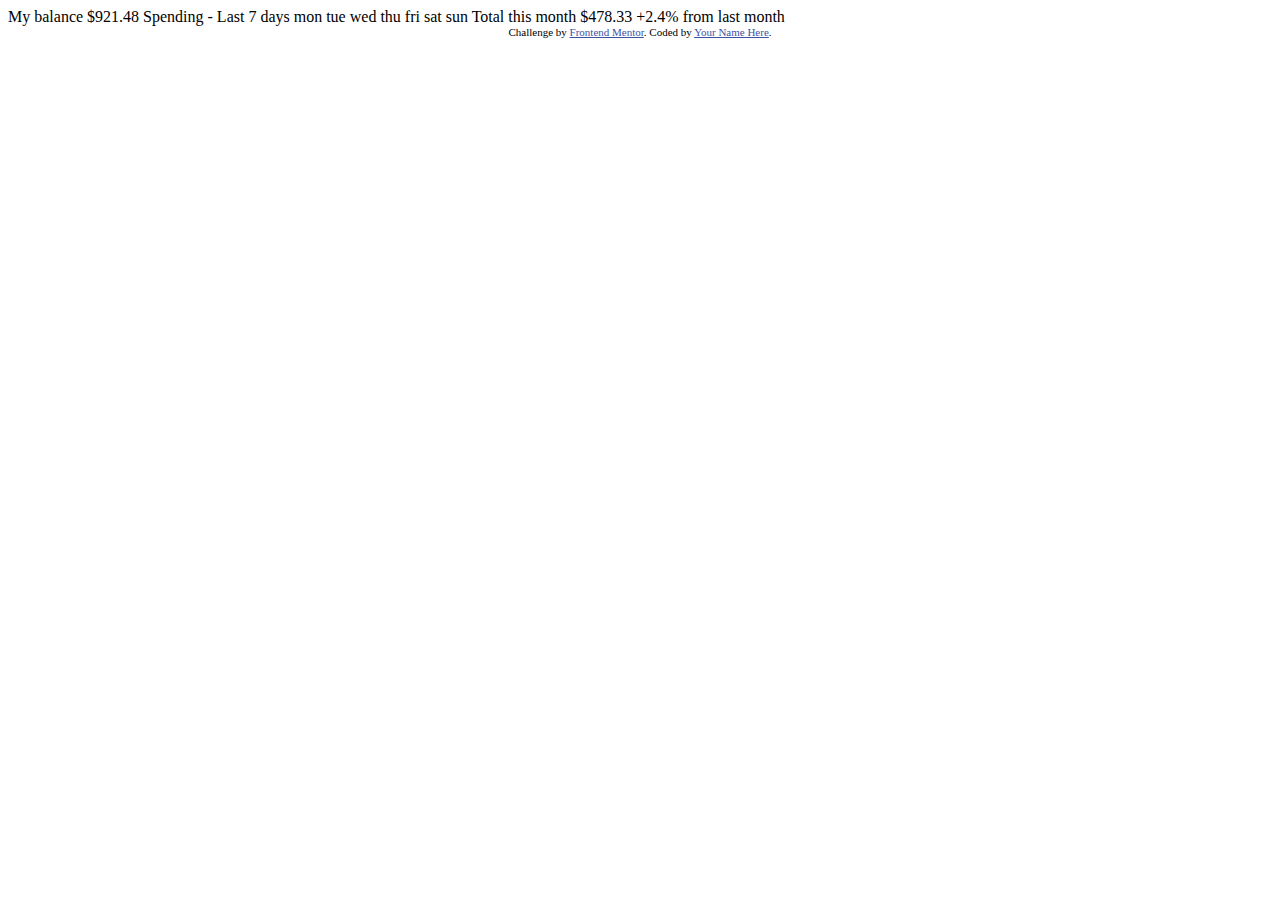
<file: fem-expenseschart/index.html>
<!DOCTYPE html>
<html lang="en">
<head>
  <meta charset="UTF-8">
  <meta name="viewport" content="width=device-width, initial-scale=1.0"> <!-- displays site properly based on user's device -->

  <link rel="icon" type="image/png" sizes="32x32" href="./images/favicon-32x32.png">
  
  <title>Frontend Mentor | Expenses chart component</title>

  <!-- Feel free to remove these styles or customise in your own stylesheet 👍 -->
  <style>
    .attribution { font-size: 11px; text-align: center; }
    .attribution a { color: hsl(228, 45%, 44%); }
  </style>
</head>
<body>

  My balance
  $921.48

  Spending - Last 7 days

  mon
  tue
  wed
  thu
  fri
  sat
  sun

  Total this month
  $478.33

  +2.4%
  from last month
  
  <div class="attribution">
    Challenge by <a href="https://www.frontendmentor.io?ref=challenge" target="_blank">Frontend Mentor</a>. 
    Coded by <a href="#">Your Name Here</a>.
  </div>
</body>
</html>
</file>
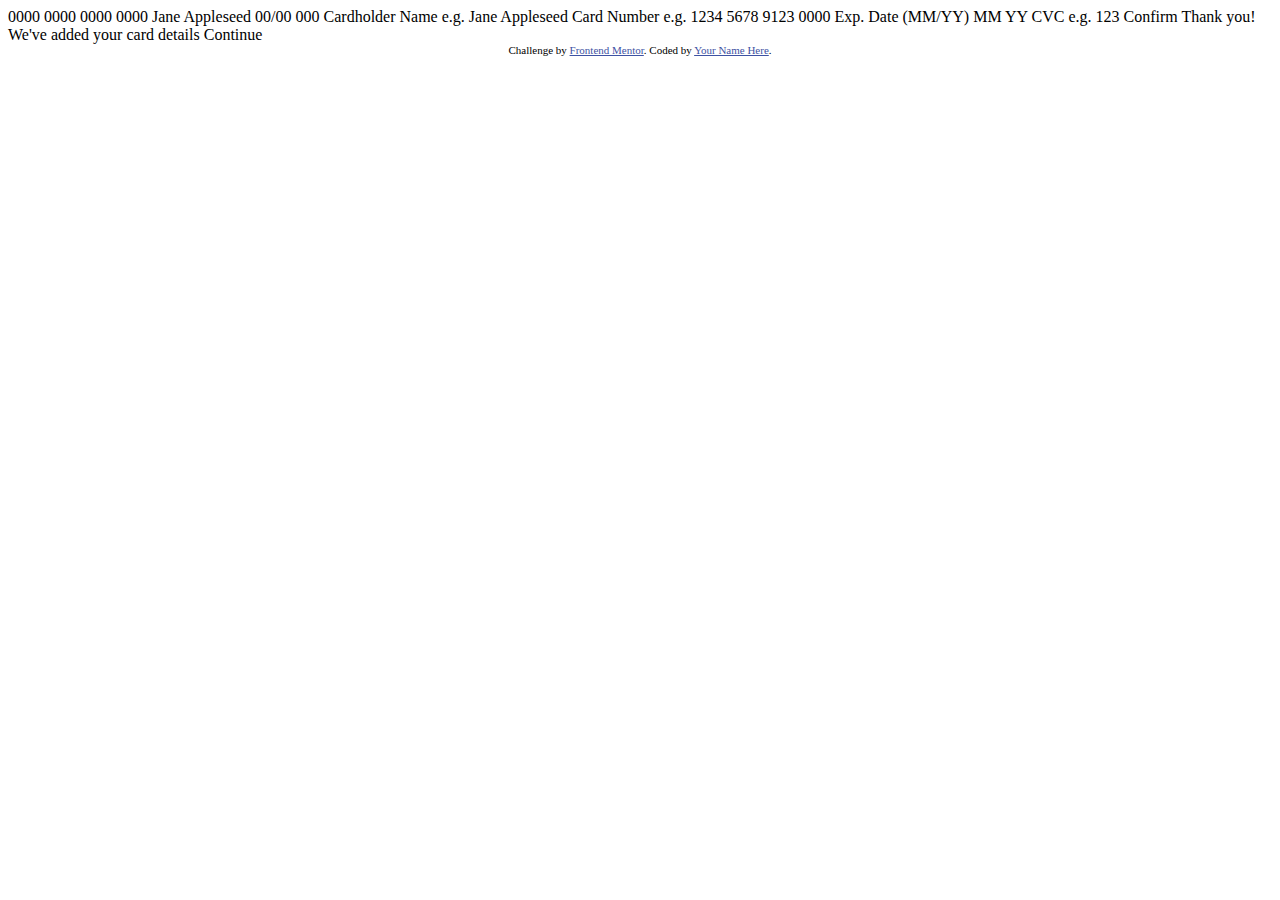
<file: fem-interactivecarddetails/index.html>
<!DOCTYPE html>
<html lang="en">
  <head>
    <meta charset="UTF-8" />
    <meta name="viewport" content="width=device-width, initial-scale=1.0" />
    <!-- displays site properly based on user's device -->
    <link
      rel="icon"
      type="image/png"
      sizes="32x32"
      href="./images/favicon-32x32.png"
    />

    <title>Frontend Mentor | Interactive card details form</title>

    <!-- Feel free to remove these styles or customise in your own stylesheet 👍 -->
    <style>
      .attribution {
        font-size: 11px;
        text-align: center;
      }
      .attribution a {
        color: hsl(228, 45%, 44%);
      }
    </style>
  </head>
  <body>
    0000 0000 0000 0000 Jane Appleseed 00/00 000 Cardholder Name e.g. Jane
    Appleseed Card Number e.g. 1234 5678 9123 0000 Exp. Date (MM/YY) MM YY CVC
    e.g. 123 Confirm

    <!-- Completed state start -->

    Thank you! We've added your card details Continue

    <div class="attribution">
      Challenge by
      <a href="https://www.frontendmentor.io?ref=challenge" target="_blank"
        >Frontend Mentor</a
      >. Coded by <a href="#">Your Name Here</a>.
    </div>
  </body>
</html>
</file>
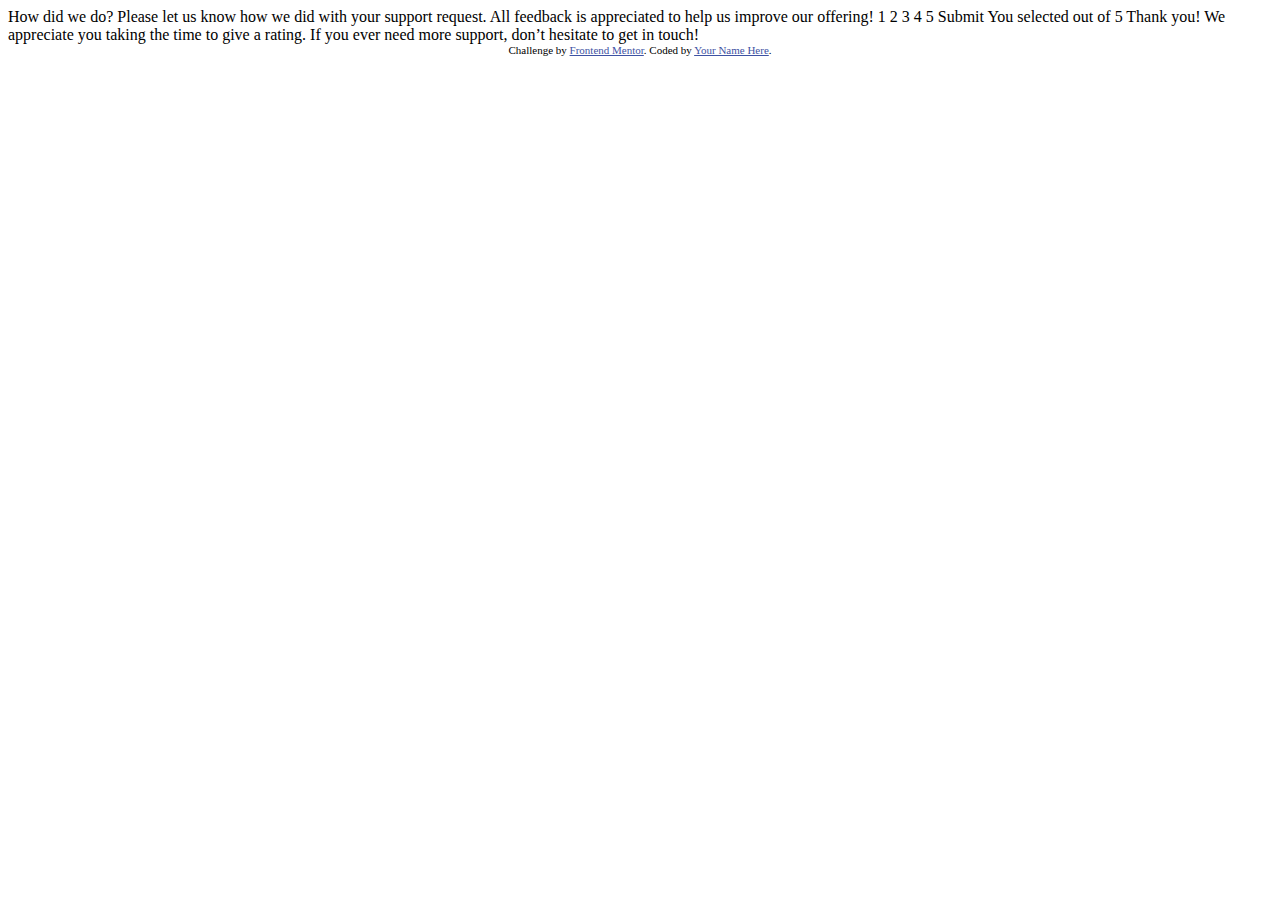
<file: fem-interactiverating/index.html>
<!DOCTYPE html>
<html lang="en">
<head>
  <meta charset="UTF-8">
  <meta name="viewport" content="width=device-width, initial-scale=1.0"> <!-- displays site properly based on user's device -->

  <link rel="icon" type="image/png" sizes="32x32" href="./images/favicon-32x32.png">
  
  <title>Frontend Mentor | Interactive rating component</title>

  <!-- Feel free to remove these styles or customise in your own stylesheet 👍 -->
  <style>
    .attribution { font-size: 11px; text-align: center; }
    .attribution a { color: hsl(228, 45%, 44%); }
  </style>
</head>
<body>

  <!-- Rating state start -->

  How did we do?

  Please let us know how we did with your support request. All feedback is appreciated 
  to help us improve our offering!

  1 2 3 4 5

  Submit

  <!-- Rating state end -->

  <!-- Thank you state start -->

  You selected <!-- Add rating here --> out of 5

  Thank you!

  We appreciate you taking the time to give a rating. If you ever need more support, 
  don’t hesitate to get in touch!

  <!-- Thank you state end -->

  
  <div class="attribution">
    Challenge by <a href="https://www.frontendmentor.io?ref=challenge" target="_blank">Frontend Mentor</a>. 
    Coded by <a href="#">Your Name Here</a>.
  </div>
</body>
</html>
</file>
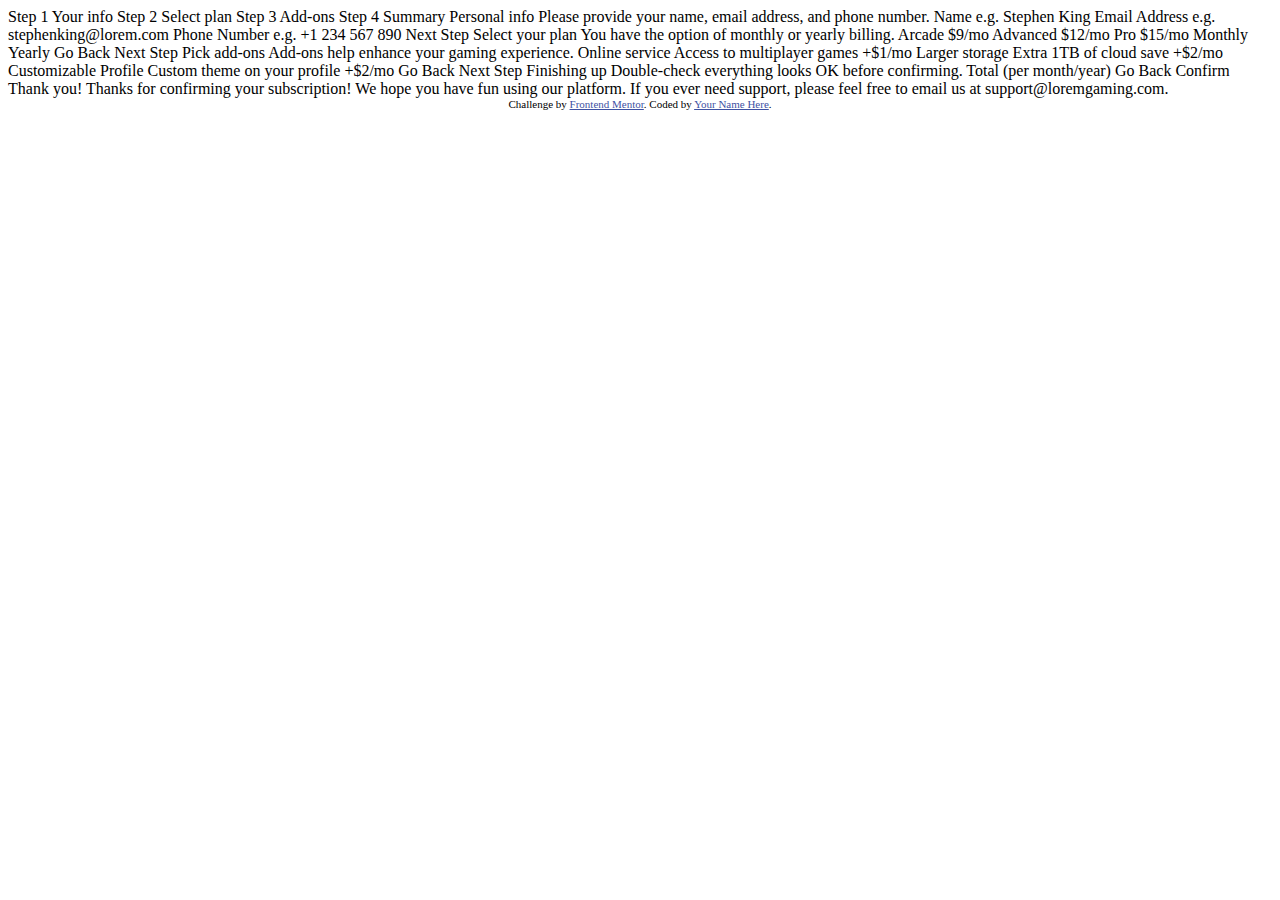
<file: fem-multistepform/index.html>
<!DOCTYPE html>
<html lang="en">
<head>
  <meta charset="UTF-8">
  <meta name="viewport" content="width=device-width, initial-scale=1.0"> <!-- displays site properly based on user's device -->

  <link rel="icon" type="image/png" sizes="32x32" href="./images/favicon-32x32.png">
  
  <title>Frontend Mentor | Multi-step form</title>

  <!-- Feel free to remove these styles or customise in your own stylesheet 👍 -->
  <style>
    .attribution { font-size: 11px; text-align: center; }
    .attribution a { color: hsl(228, 45%, 44%); }
  </style>
</head>
<body>

  <!-- Sidebar start -->

  Step 1
  Your info

  Step 2
  Select plan

  Step 3
  Add-ons

  Step 4
  Summary

  <!-- Sidebar end -->

  <!-- Step 1 start -->

  Personal info
  Please provide your name, email address, and phone number.

  Name
  e.g. Stephen King

  Email Address
  e.g. stephenking@lorem.com

  Phone Number
  e.g. +1 234 567 890

  Next Step

  <!-- Step 1 end -->

  <!-- Step 2 start -->

  Select your plan
  You have the option of monthly or yearly billing.

  Arcade
  $9/mo

  Advanced
  $12/mo

  Pro
  $15/mo

  Monthly
  Yearly

  Go Back
  Next Step

  <!-- Step 2 end -->

  <!-- Step 3 start -->

  Pick add-ons
  Add-ons help enhance your gaming experience.

  Online service
  Access to multiplayer games
  +$1/mo

  Larger storage
  Extra 1TB of cloud save
  +$2/mo

  Customizable Profile
  Custom theme on your profile
  +$2/mo

  Go Back
  Next Step

  <!-- Step 3 end -->

  <!-- Step 4 start -->

  Finishing up
  Double-check everything looks OK before confirming.

  <!-- Dynamically add subscription and add-on selections here -->

  Total (per month/year)

  Go Back
  Confirm

  <!-- Step 4 end -->

  <!-- Step 5 start -->

  Thank you!

  Thanks for confirming your subscription! We hope you have fun 
  using our platform. If you ever need support, please feel free 
  to email us at support@loremgaming.com.

  <!-- Step 5 end -->
  
  <div class="attribution">
    Challenge by <a href="https://www.frontendmentor.io?ref=challenge" target="_blank">Frontend Mentor</a>. 
    Coded by <a href="#">Your Name Here</a>.
  </div>
</body>
</html>
</file>
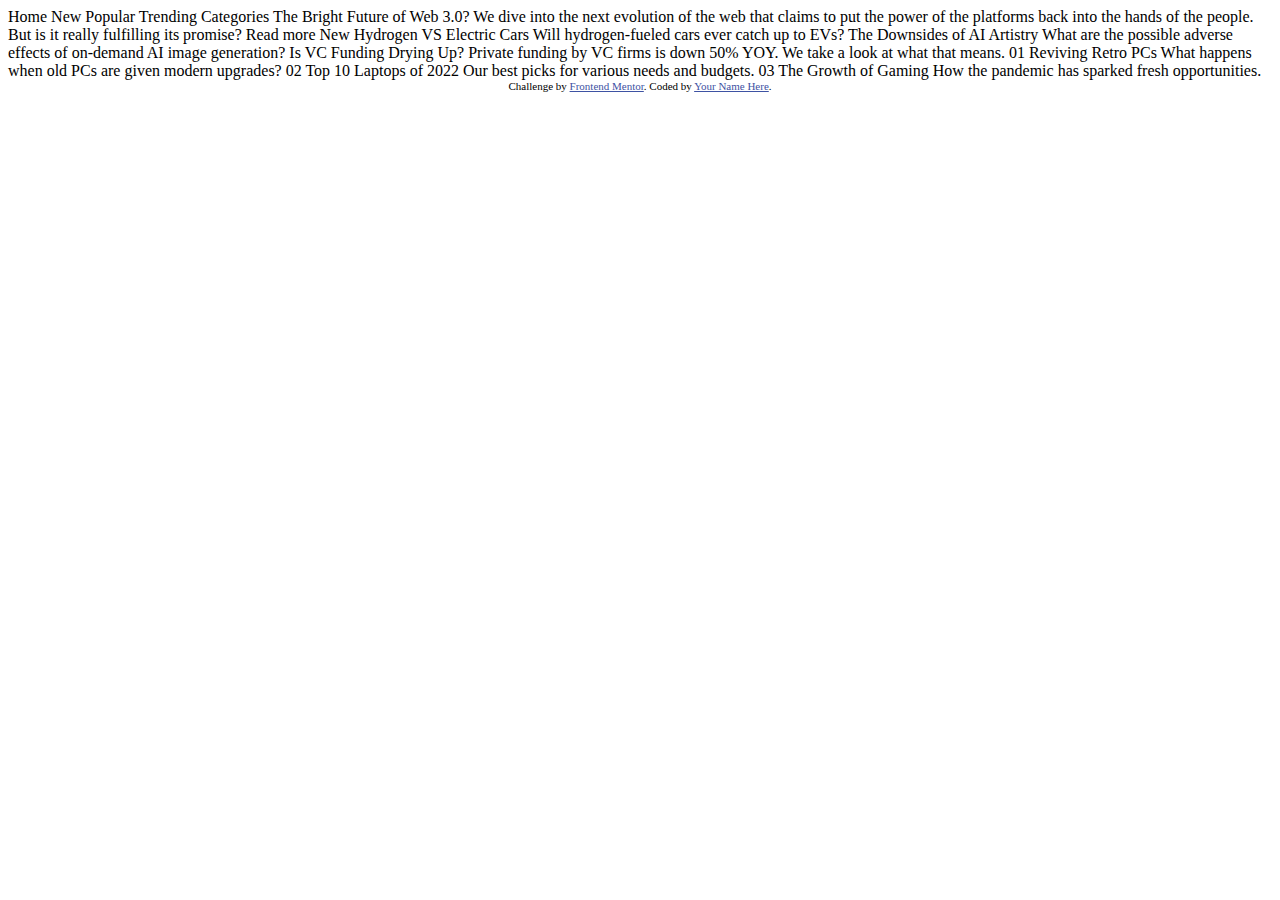
<file: fem-newshomepage/index.html>
<!DOCTYPE html>
<html lang="en">
<head>
  <meta charset="UTF-8">
  <meta name="viewport" content="width=device-width, initial-scale=1.0"> <!-- displays site properly based on user's device -->

  <link rel="icon" type="image/png" sizes="32x32" href="./images/favicon-32x32.png">
  
  <title>Frontend Mentor | News homepage</title>

  <!-- Feel free to remove these styles or customise in your own stylesheet 👍 -->
  <style>
    .attribution { font-size: 11px; text-align: center; }
    .attribution a { color: hsl(228, 45%, 44%); }
  </style>
</head>
<body>

  Home
  New
  Popular
  Trending
  Categories

  The Bright Future of Web 3.0?

  We dive into the next evolution of the web that claims to put the power of the platforms back into the hands of the people. 
  But is it really fulfilling its promise?

  Read more

  New 

  Hydrogen VS Electric Cars
  Will hydrogen-fueled cars ever catch up to EVs?

  The Downsides of AI Artistry
  What are the possible adverse effects of on-demand AI image generation?

  Is VC Funding Drying Up?
  Private funding by VC firms is down 50% YOY. We take a look at what that means.

  01
  Reviving Retro PCs
  What happens when old PCs are given modern upgrades?

  02
  Top 10 Laptops of 2022
  Our best picks for various needs and budgets.

  03
  The Growth of Gaming
  How the pandemic has sparked fresh opportunities.
  
  <div class="attribution">
    Challenge by <a href="https://www.frontendmentor.io?ref=challenge" target="_blank">Frontend Mentor</a>. 
    Coded by <a href="#">Your Name Here</a>.
  </div>
</body>
</html>
</file>
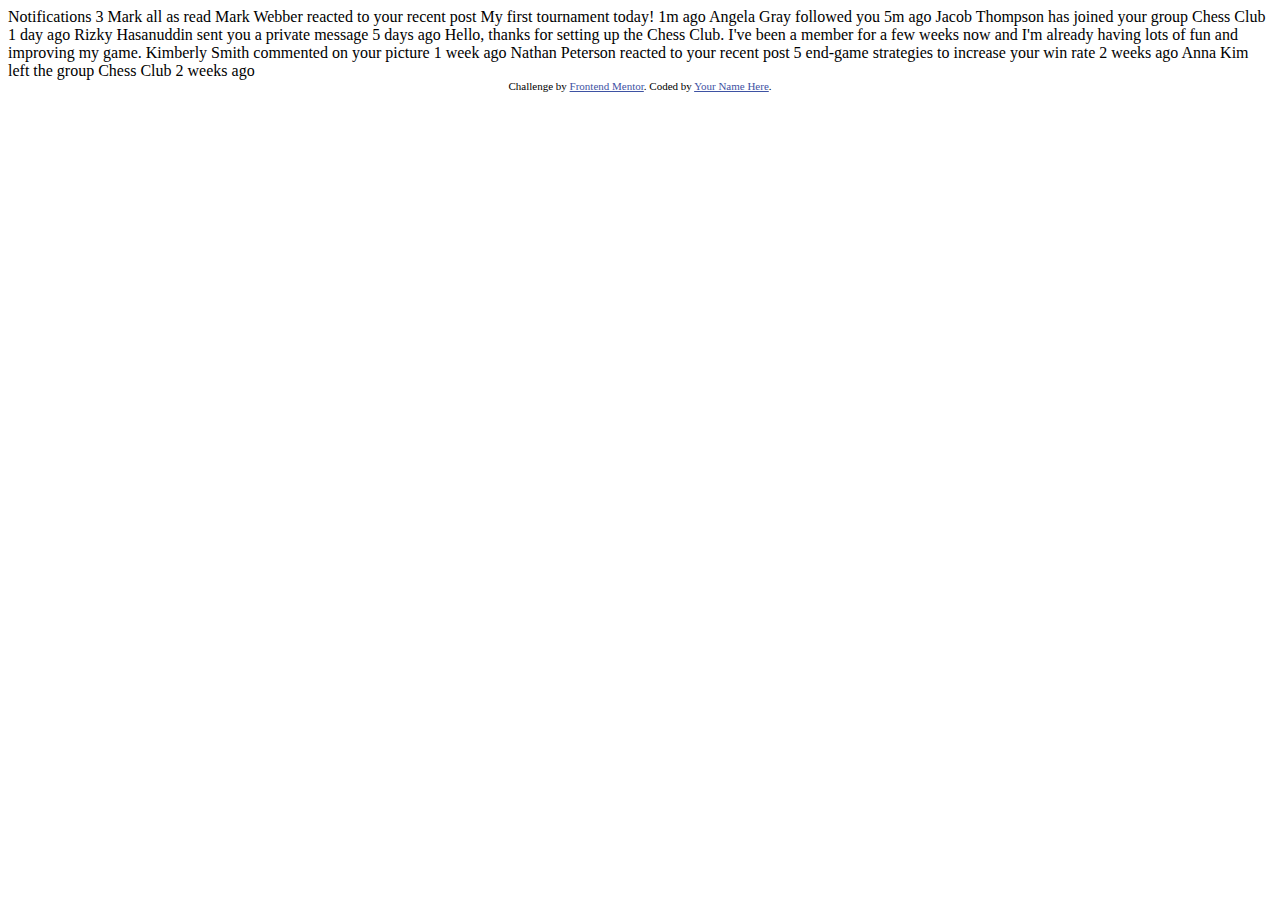
<file: fem-notificationspage/index.html>
<!DOCTYPE html>
<html lang="en">
<head>
  <meta charset="UTF-8">
  <meta name="viewport" content="width=device-width, initial-scale=1.0"> <!-- displays site properly based on user's device -->

  <link rel="icon" type="image/png" sizes="32x32" href="./images/favicon-32x32.png">
  
  <title>Frontend Mentor | Notifications page</title>

  <!-- Feel free to remove these styles or customise in your own stylesheet 👍 -->
  <style>
    .attribution { font-size: 11px; text-align: center; }
    .attribution a { color: hsl(228, 45%, 44%); }
  </style>
</head>
<body>

  Notifications 3

  Mark all as read

  Mark Webber reacted to your recent post My first tournament today!
  1m ago

  Angela Gray followed you
  5m ago

  Jacob Thompson has joined your group Chess Club
  1 day ago

  Rizky Hasanuddin sent you a private message
  5 days ago
  Hello, thanks for setting up the Chess Club. I've been a member for a few weeks now and 
  I'm already having lots of fun and improving my game.

  Kimberly Smith commented on your picture
  1 week ago

  Nathan Peterson reacted to your recent post 5 end-game strategies to increase your win rate
  2 weeks ago

  Anna Kim left the group Chess Club
  2 weeks ago
  
  <div class="attribution">
    Challenge by <a href="https://www.frontendmentor.io?ref=challenge" target="_blank">Frontend Mentor</a>. 
    Coded by <a href="#">Your Name Here</a>.
  </div>
</body>
</html>
</file>
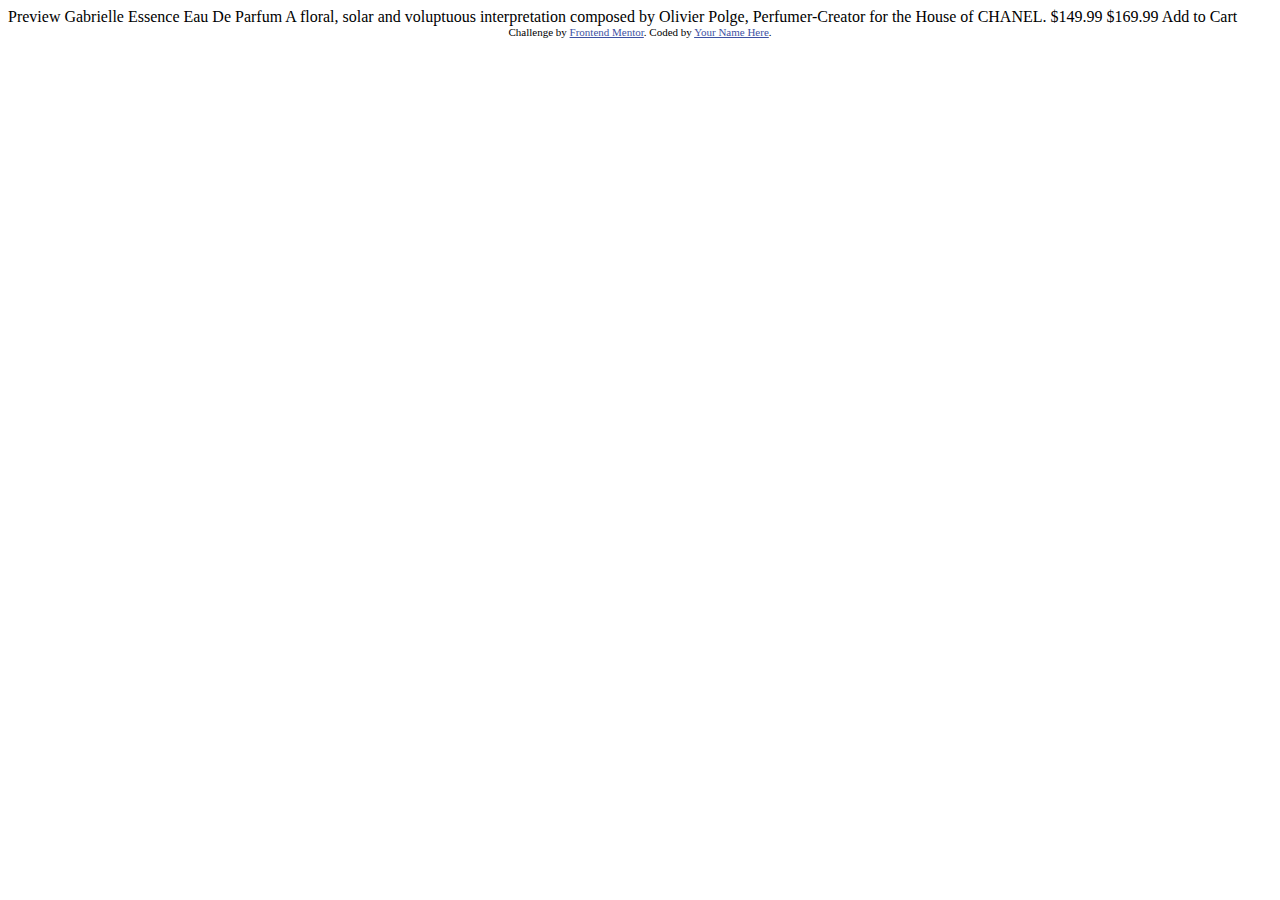
<file: fem-productpreviewcard/index.html>
<!DOCTYPE html>
<html lang="en">
<head>
  <meta charset="UTF-8">
  <meta name="viewport" content="width=device-width, initial-scale=1.0"> <!-- displays site properly based on user's device -->

  <link rel="icon" type="image/png" sizes="32x32" href="./images/favicon-32x32.png">
  
  <title>Frontend Mentor | Product preview card component</title>

  <!-- Feel free to remove these styles or customise in your own stylesheet 👍 -->
  <style>
    .attribution { font-size: 11px; text-align: center; }
    .attribution a { color: hsl(228, 45%, 44%); }
  </style>
</head>
<body>

  Preview

  Gabrielle Essence Eau De Parfum

  A floral, solar and voluptuous interpretation composed by Olivier Polge, 
  Perfumer-Creator for the House of CHANEL.

  $149.99
  $169.99

  Add to Cart
  
  <div class="attribution">
    Challenge by <a href="https://www.frontendmentor.io?ref=challenge" target="_blank">Frontend Mentor</a>. 
    Coded by <a href="#">Your Name Here</a>.
  </div>
</body>
</html>
</file>
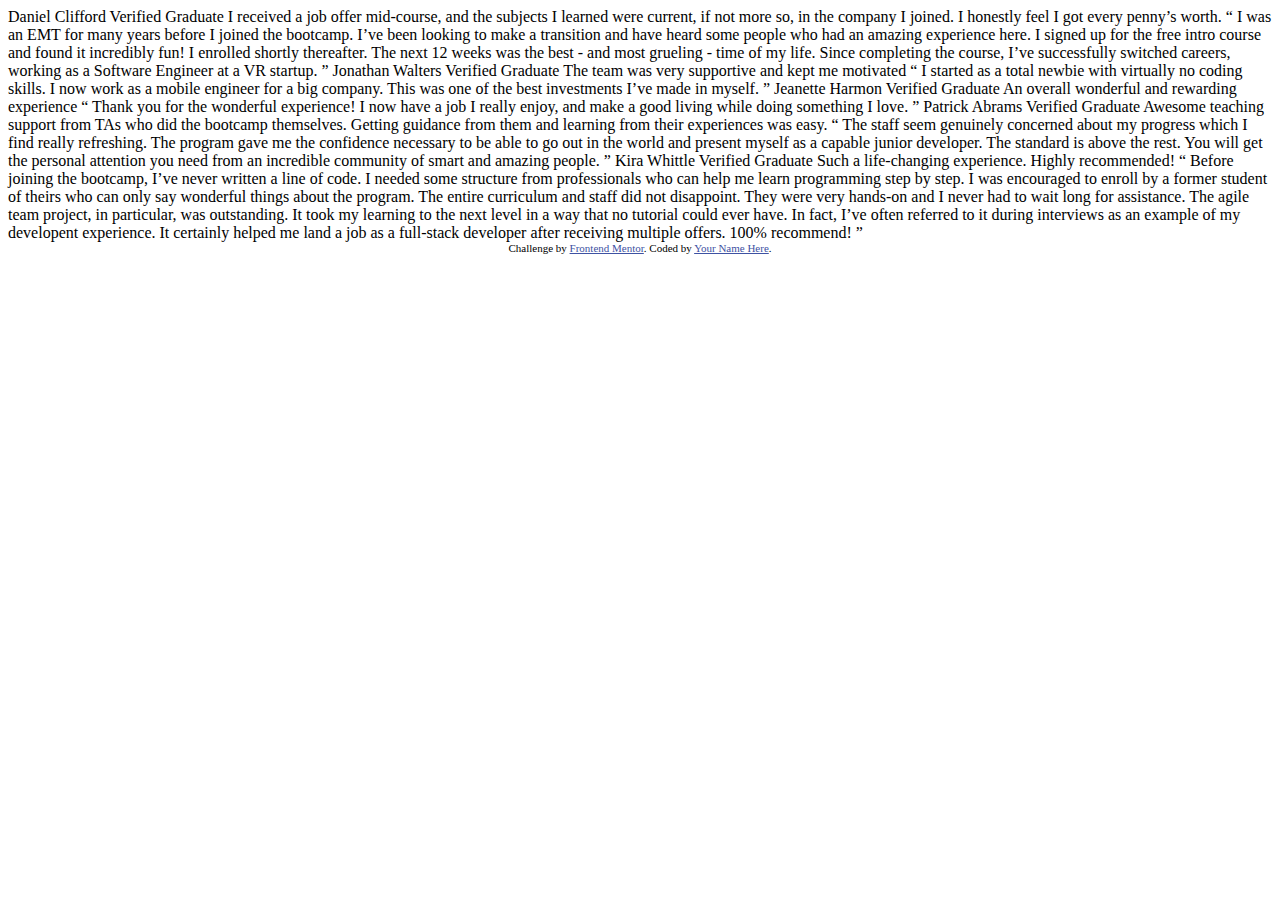
<file: fem-testimonialsgridsection/index.html>
<!DOCTYPE html>
<html lang="en">
<head>
  <meta charset="UTF-8">
  <meta name="viewport" content="width=device-width, initial-scale=1.0"> <!-- displays site properly based on user's device -->

  <link rel="icon" type="image/png" sizes="32x32" href="./images/favicon-32x32.png">
  
  <title>Frontend Mentor | [Challenge Name Here]</title>

  <!-- Feel free to remove these styles or customise in your own stylesheet 👍 -->
  <style>
    .attribution { font-size: 11px; text-align: center; }
    .attribution a { color: hsl(228, 45%, 44%); }
  </style>
</head>
<body>
  Daniel Clifford
  Verified Graduate

  I received a job offer mid-course, and the subjects I learned were current, if not more so, 
  in the company I joined. I honestly feel I got every penny’s worth.

  “ I was an EMT for many years before I joined the bootcamp. I’ve been looking to make a 
  transition and have heard some people who had an amazing experience here. I signed up 
  for the free intro course and found it incredibly fun! I enrolled shortly thereafter. 
  The next 12 weeks was the best - and most grueling - time of my life. Since completing 
  the course, I’ve successfully switched careers, working as a Software Engineer at a VR startup. ”

  Jonathan Walters
  Verified Graduate

  The team was very supportive and kept me motivated

  “ I started as a total newbie with virtually no coding skills. I now work as a mobile engineer 
  for a big company. This was one of the best investments I’ve made in myself. ”

  Jeanette Harmon
  Verified Graduate

  An overall wonderful and rewarding experience

  “ Thank you for the wonderful experience! I now have a job I really enjoy, and make a good living 
  while doing something I love. ”

  Patrick Abrams
  Verified Graduate

  Awesome teaching support from TAs who did the bootcamp themselves. Getting guidance from them and 
  learning from their experiences was easy.

  “ The staff seem genuinely concerned about my progress which I find really refreshing. The program 
  gave me the confidence necessary to be able to go out in the world and present myself as a capable 
  junior developer. The standard is above the rest. You will get the personal attention you need from 
  an incredible community of smart and amazing people. ”

  Kira Whittle
  Verified Graduate

  Such a life-changing experience. Highly recommended!

  “ Before joining the bootcamp, I’ve never written a line of code. I needed some structure from 
  professionals who can help me learn programming step by step. I was encouraged to enroll by a former 
  student of theirs who can only say wonderful things about the program. The entire curriculum and staff 
  did not disappoint. They were very hands-on and I never had to wait long for assistance. The agile team 
  project, in particular, was outstanding. It took my learning to the next level in a way that no tutorial 
  could ever have. In fact, I’ve often referred to it during interviews as an example of my developent 
  experience. It certainly helped me land a job as a full-stack developer after receiving multiple offers. 
  100% recommend! ”
  
  <div class="attribution">
    Challenge by <a href="https://www.frontendmentor.io?ref=challenge" target="_blank">Frontend Mentor</a>. 
    Coded by <a href="#">Your Name Here</a>.
  </div>
</body>
</html>
</file>
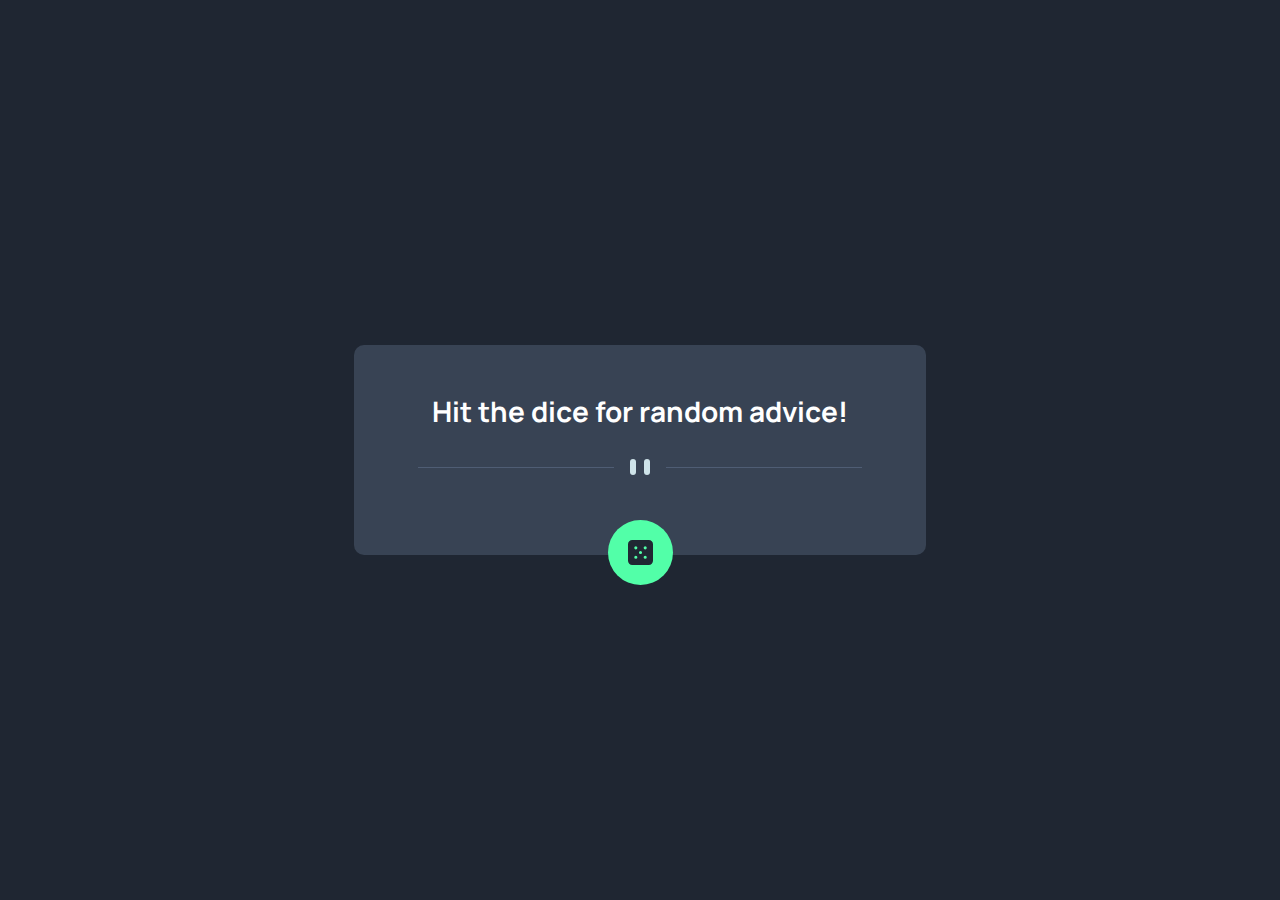
<file: fem-advicegeneratorapp/prj/index.html>
<!DOCTYPE html>
<html lang="en">
  <head>
    <meta charset="UTF-8" />
    <meta http-equiv="X-UA-Compatible" content="IE=edge" />
    <meta name="viewport" content="width=device-width, initial-scale=1.0" />
    <meta
      name="description"
      content="FrontEndMentor.io | Advice generator app | starryrobot"
    />
    <link rel="stylesheet" href="./css/index.css" />
    <link rel="stylesheet" href="./css/normalize.css" />
    <title>FrontEndMentor.io | Advice generator app | starryrobot</title>
  </head>
  <body>
    <div class="container">
      <div class="wrapper">
        <section class="content">
          <span class="advice-no" id="number"></span>
          <h1 class="advice-text" id="text">Hit the dice for random advice!</h1>
          <picture>
            <source
              media="(min-width: 650px)"
              srcset="./img/pattern-divider-desktop.svg"
            />
            <img
              src="./img/pattern-divider-mobile.svg"
              alt="Divider"
              class="divider"
            />
          </picture>
        </section>
        <section class="interaction" id="interact">
          <img
            src="./img/icon-dice.svg"
            alt="Dice"
            title="Get random advice!"
          />
        </section>
      </div>
    </div>
    <script src="./js/app.js"></script>
  </body>
</html>
</file>
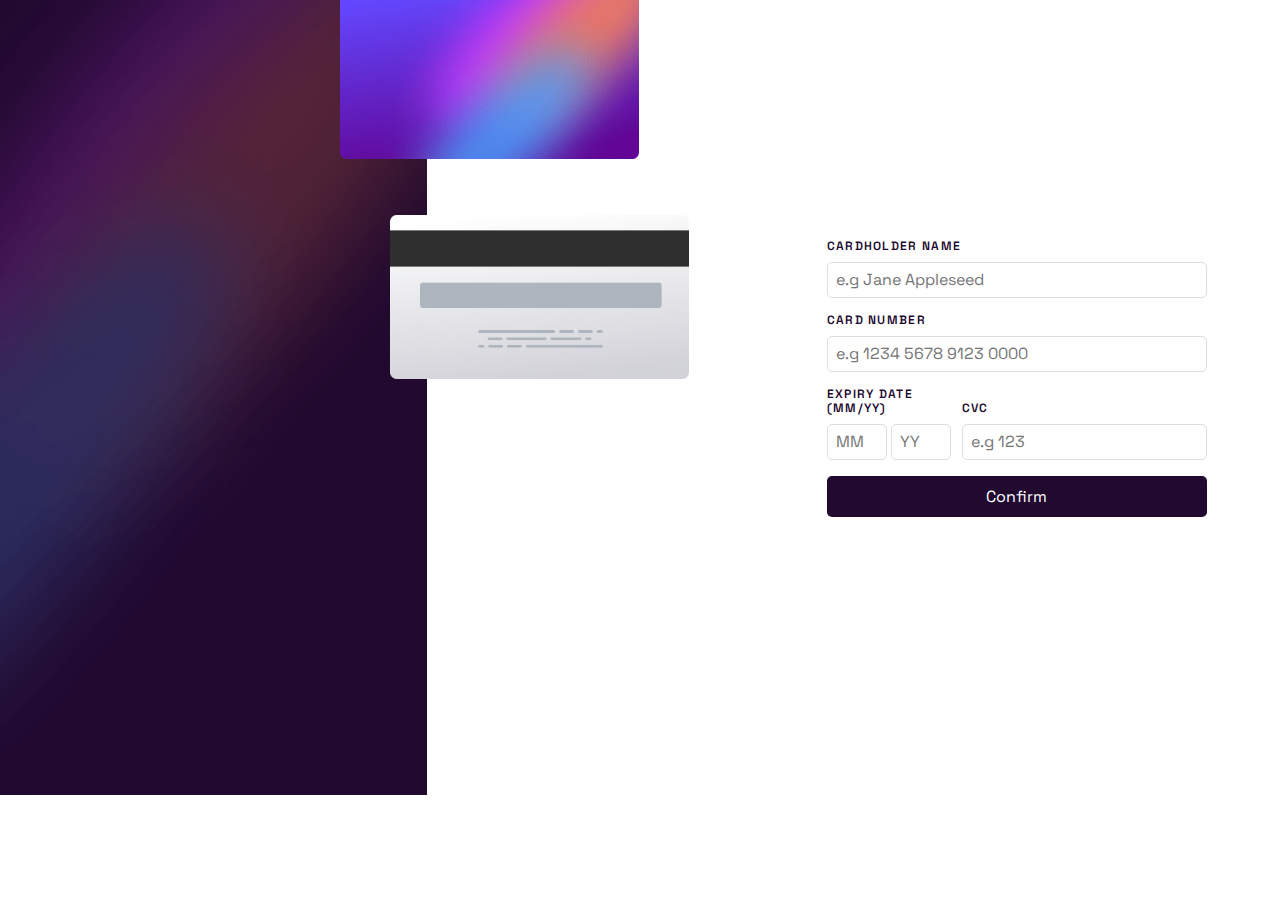
<file: fem-interactivecarddetails/prj/index.html>
<!DOCTYPE html>
<html lang="en">
  <head>
    <meta charset="UTF-8" />
    <meta http-equiv="X-UA-Compatible" content="IE=edge" />
    <meta name="viewport" content="width=device-width, initial-scale=1.0" />
    <meta name="description" content="[FrontEndMentor] Interactive Card" />
    <link rel="stylesheet" href="./css/index.css" />
    <link rel="stylesheet" href="./css/normalize.css" />
    <title>[FrontEndMentor] Interactive Card</title>
  </head>
  <body>
    <div class="container">
      <section class="top">
        <picture>
          <source
            media="(min-width: 798px)"
            srcset="./images/bg-main-desktop.png"
          />
          <img src="./images/bg-main-mobile.png" alt="Mobile" />
        </picture>
        <div class="card-container back">
          <img
            class="ccard"
            src="./images/bg-card-back.png"
            alt="Card Back"
            id="card-back"
          />
          <span id="cvc">000</span>
        </div>
        <div class="card-container front">
          <img
            class="ccard"
            src="./images/bg-card-front.png"
            alt="Card Front"
            id="card-front"
          />
          <img class="ccard-logo" src="./images/card-logo.svg" alt="Logo" />
          <span id="cardno">0000 0000 0000 0000</span>
          <span id="cardname">Jane Appleseed</span>
          <span id="expdate">00/00</span>
        </div>
      </section>
      <section class="content">
        <form action="#">
          <div class="form-div">
            <label for="cardholder">Cardholder Name</label>
            <input
              id="input-ch"
              type="text"
              name="cardholder"
              placeholder="e.g Jane Appleseed"
              required
            />
          </div>
          <div class="form-div">
            <label for="cardnumber">Card Number</label>
            <input
              id="input-cn"
              type="text"
              name="cardnumber"
              placeholder="e.g 1234 5678 9123 0000"
              maxlength="19"
              required
            />
          </div>
          <div class="form-div bottom">
            <div class="expiry">
              <label for="exp">Expiry Date (MM/YY)</label>
              <input
                id="input-xp"
                type="number"
                name="exp1"
                placeholder="MM"
                onkeypress="return this.value.length < 2;"
                pattern="/^[0-9]{2}$/"
                required
              />
              <input
                id="input-xp2"
                type="number"
                name="exp2"
                placeholder="YY"
                onkeypress="return this.value.length < 2;"
                pattern="/^[0-9]{2}$/"
                required
              />
            </div>
            <div class="cvc">
              <label for="exp">CVC</label>
              <input
                id="input-cvc"
                type="number"
                name="code"
                placeholder="e.g 123"
                onkeypress="return this.value.length < 3;"
                pattern="/^[0-9]{3}$/"
                required
              />
            </div>
          </div>
          <button class="confirm-btn" id="btn">Confirm</button>
        </form>
        <div class="hidden-confirmation" id="confirm-hidden">
          <div class="tick">
            <img id="verified" src="./images/icon-complete.svg" alt="Done" />
          </div>
          <div class="text">
            <h1 class="header">Thank you!</h1>
            <h2 class="description">We've added your card details</h2>
            <button class="confirm-btn btn-continue">Continue</button>
          </div>
        </div>
      </section>
    </div>
    <script src="./js/app.js"></script>
  </body>
</html>
</file>
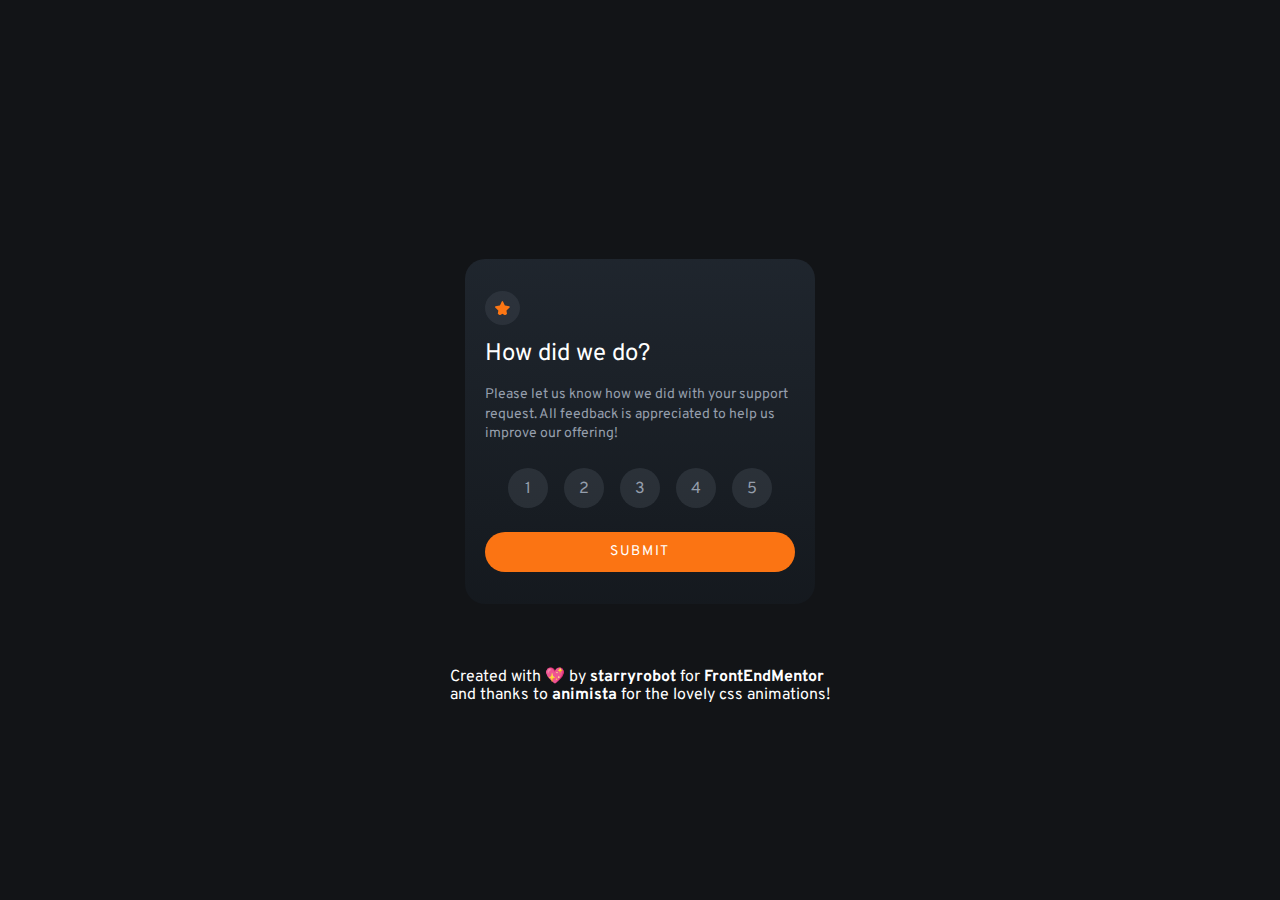
<file: fem-interactiverating/prj/index.html>
<!DOCTYPE html>
<html lang="en">
  <head>
    <meta charset="UTF-8" />
    <meta http-equiv="X-UA-Compatible" content="IE=edge" />
    <meta
      name="description"
      content="[FrontEndMentor] Interactive Rating Component"
    />
    <meta name="viewport" content="width=device-width, initial-scale=1.0" />
    <link rel="stylesheet" href="./css/index.css" />
    <link rel="stylesheet" href="./css/normalize.css" />
    <meta
      rel="icon"
      href="./img/favicon-32x32.png"
      type="image/png"
      sizes="32x32"
    />
    <title>[FrontEndMentor] Interactive Rating Component</title>
  </head>
  <body>
    <div class="container">
      <div class="wrapper">
        <div class="top" id="topdiv">
          <img src="./img/icon-star.svg" alt="Fav" class="fav-star" id="fav" />
        </div>
        <div class="mid" id="middiv">
          <h1 class="header">How did we do?</h1>
          <p class="para">
            Please let us know how we did with your support request. All
            feedback is appreciated to help us improve our offering!
          </p>
          <ul class="rating">
            <div class="option option-1">1</div>
            <div class="option option-2">2</div>
            <div class="option option-3">3</div>
            <div class="option option-4">4</div>
            <div class="option option-5">5</div>
          </ul>
          <button class="btn btn-submit shake-vertical" id="submit">
            Submit
          </button>
        </div>
        <div class="confirmation" id="confirmdiv">
          <img
            class="confirm-img"
            src="./img/illustration-thank-you.svg"
            alt="Thanks"
          />
          <span class="selection" id="select">You selected</span>
          <h1 class="header">Thank you!</h1>
          <p class="para">
            We appreciate you taking the time to give a rating. If you ever need
            more support, don't hesitate to get in touch!
          </p>
        </div>
      </div>
    </div>
    <span class="credits"
      >Created with 💖 by
      <a
        href="https://github.com/starryrobot/Mock-Projects/tree/main/fem-interactiverating"
        target="_blank"
        >starryrobot</a
      >
      for
      <a href="https://www.frontendmentor.io" target="_blank">FrontEndMentor</a
      ><br />and thanks to
      <a href="https://animista.net" target="_blank">animista</a> for the lovely
      css animations!</span
    >
    <script src="./js/app.js"></script>
  </body>
</html>
</file>
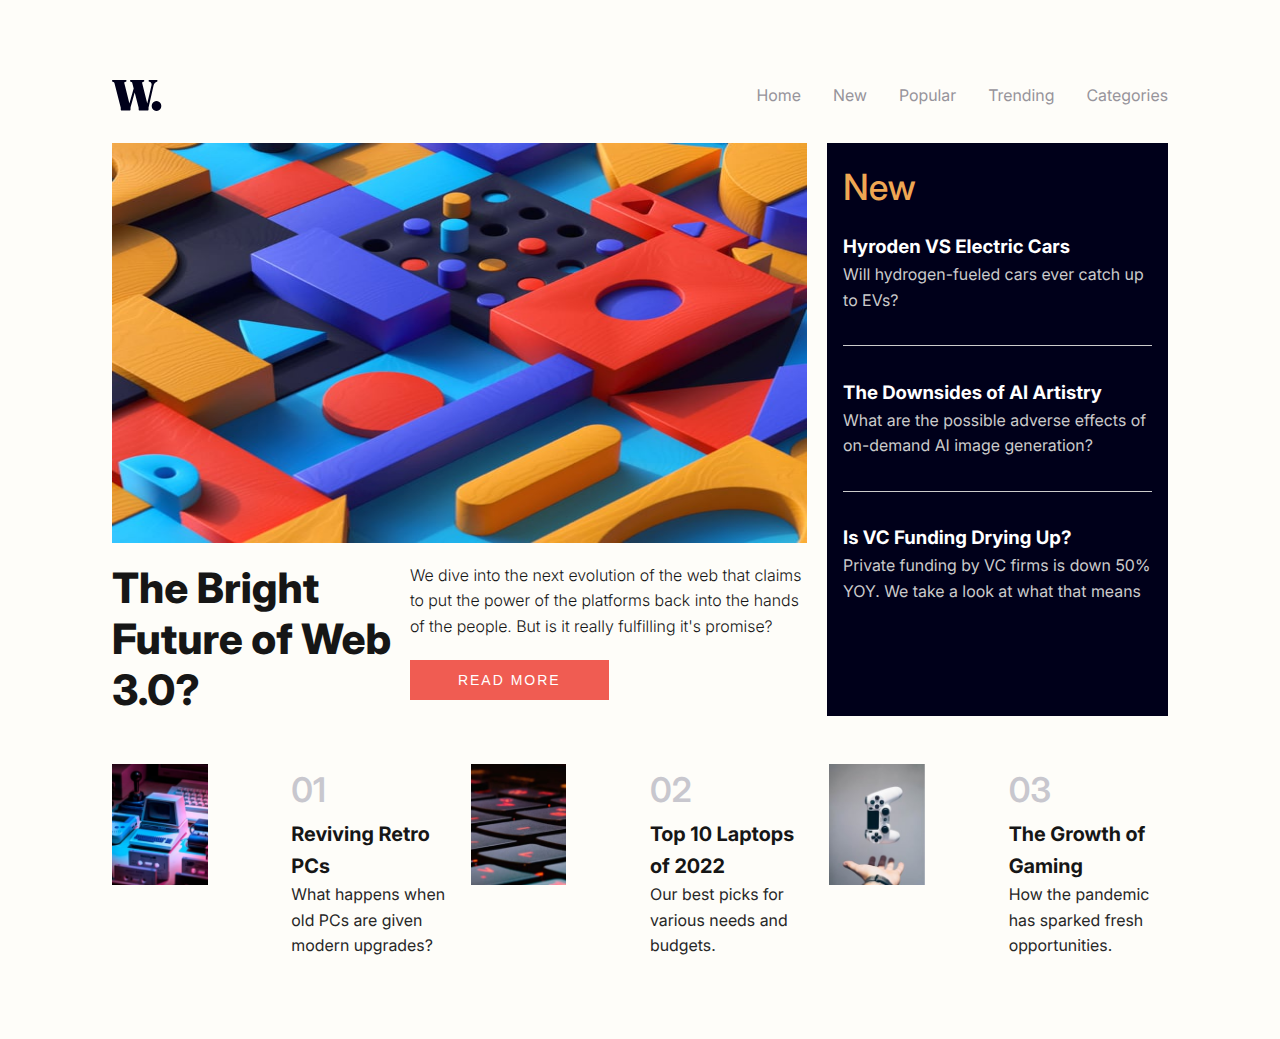
<file: fem-newshomepage/prj/index.html>
<!DOCTYPE html>
<html lang="en">
  <head>
    <title>Project</title>
    <link rel="stylesheet" href="./css/index.css" />
    <meta
      name="viewport"
      content="width=device-width, initial-scale=1, user-scalable=no"
    />
    <link rel="preconnect" href="https://fonts.googleapis.com" />
    <link rel="preconnect" href="https://fonts.gstatic.com" crossorigin />
    <link
      href="https://fonts.googleapis.com/css2?family=Inter:wght@100;200;300;400;500;600;700;800&display=swap"
      rel="stylesheet"
    />
    <meta charset="utf-8" />
  </head>
  <body>
    <div class="body-fade" id="bodyfade">
      <div class="container" id="container">
        <header class="header">
          <div class="mobile-menu" id="menu">
            <div class="menu-wrapper">
              <ul>
                <li><a href="#">Home</a></li>
                <li><a href="#">New</a></li>
                <li><a href="#">Popular</a></li>
                <li><a href="#">Trending</a></li>
                <li><a href="#">Categories</a></li>
              </ul>
            </div>
          </div>
          <nav>
            <div class="logo">
              <img class="brand" src="./img/logo.svg" alt="Logo" />
            </div>
            <div class="menu">
              <div class="hamburger">
                <a href="#" class="toggle-button" id="toggle">
                  <span class="hb_line" id="line1"></span>
                  <span class="hb_line" id="line2"></span>
                  <span class="hb_line" id="line3"></span>
                </a>
                <div class="menu-links">
                  <ul>
                    <li><a href="#">Home</a></li>
                    <li><a href="#">New</a></li>
                    <li><a href="#">Popular</a></li>
                    <li><a href="#">Trending</a></li>
                    <li><a href="#">Categories</a></li>
                  </ul>
                </div>
              </div>
            </div>
          </nav>
          <main>
            <div class="top-section">
              <div class="top-grid">
                <div class="hero">
                  <img src="./img/image-web-3-mobile.jpg" alt="Hero img" />
                </div>
                <div class="text-area">
                  <div class="text-area-grid">
                    <div class="grid-1">
                      <h1 class="main-head">The Bright Future of Web 3.0?</h1>
                    </div>
                    <div class="grid-2">
                      <p class="main-para">
                        We dive into the next evolution of the web that claims
                        to put the power of the platforms back into the hands of
                        the people. But is it really fulfilling it's promise?
                      </p>
                      <button class="btn read-more">Read More</button>
                    </div>
                  </div>
                </div>
                <div class="news-area">
                  <h2 class="news-head">New</h2>
                  <ul>
                    <li>
                      <h3 class="news-title">Hyroden VS Electric Cars</h3>
                      <p class="news-para">
                        Will hydrogen-fueled cars ever catch up to EVs?
                      </p>
                    </li>
                    <li>
                      <h3 class="news-title">The Downsides of AI Artistry</h3>
                      <p class="news-para">
                        What are the possible adverse effects of on-demand AI
                        image generation?
                      </p>
                    </li>
                    <li>
                      <h3 class="news-title">Is VC Funding Drying Up?</h3>
                      <p class="news-para">
                        Private funding by VC firms is down 50% YOY. We take a
                        look at what that means
                      </p>
                    </li>
                  </ul>
                </div>
              </div>
              <div class="news-sub-area">
                <div class="news-item">
                  <div class="left">
                    <img src="./img/image-retro-pcs.jpg" alt="Retro PCs" />
                  </div>
                  <div class="right">
                    <span class="number">01</span>
                    <h4 class="sub-head">Reviving Retro PCs</h4>
                    <p class="sub-para">
                      What happens when old PCs are given modern upgrades?
                    </p>
                  </div>
                </div>
                <div class="news-item">
                  <div class="left">
                    <img src="./img/image-top-laptops.jpg" alt="Top laptops" />
                  </div>
                  <div class="right">
                    <span class="number">02</span>
                    <h4 class="sub-head">Top 10 Laptops of 2022</h4>
                    <p class="sub-para">
                      Our best picks for various needs and budgets.
                    </p>
                  </div>
                </div>
                <div class="news-item">
                  <div class="left">
                    <img src="./img/image-gaming-growth.jpg" alt="Gaming" />
                  </div>
                  <div class="right">
                    <span class="number">03</span>
                    <h4 class="sub-head">The Growth of Gaming</h4>
                    <p class="sub-para">
                      How the pandemic has sparked fresh opportunities.
                    </p>
                  </div>
                </div>
              </div>
            </div>
          </main>
        </header>
      </div>
    </div>
    <script src="./js/app.js"></script>
  </body>
</html>
</file>
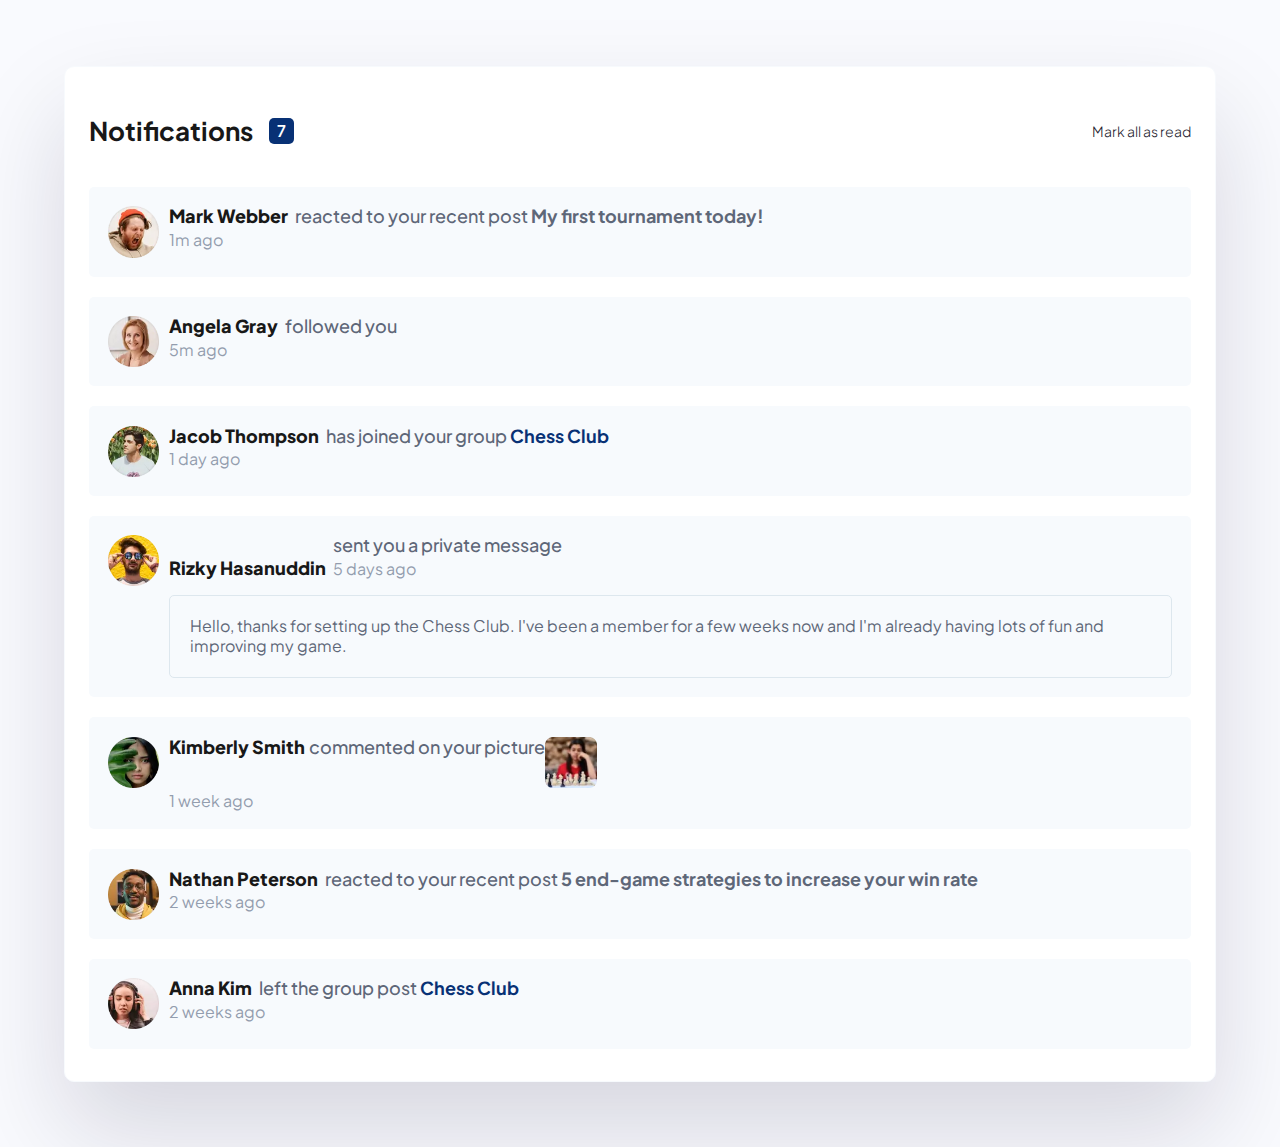
<file: fem-notificationspage/prj/index.html>
<!DOCTYPE html>
<html lang="en">
  <head>
    <meta charset="UTF-8" />
    <meta http-equiv="X-UA-Compatible" content="IE=edge" />
    <meta name="viewport" content="width=device-width, initial-scale=1.0" />
    <meta name="description" content="[FrontendMentor] Notification Page" />
    <link rel="stylesheet" href="./css/index.css" />
    <link rel="stylesheet" href="./css/normalize.css" />
    <link rel="icon" sizes="32x32" href="./img/favicon-32x32.png" />
    <title>[FrontendMentor] Notification Page</title>
  </head>
  <body>
    <div class="container">
      <div class="notifications">
        <div class="top">
          <div class="bar">
            <div class="title">
              <h1 class="title-text">Notifications</h1>
              <span class="notif-number" id="notifs">0</span>
            </div>
            <div class="mark-read">
              <span class="mark-all" id="mark"
                ><a href="#">Mark all as read</a></span
              >
            </div>
          </div>
        </div>
        <div class="mid">
          <article class="notif-item unread" id="note">
            <div class="notif-img">
              <img src="./img/avatar-mark-webber.webp" alt="User Mark" />
            </div>
            <div class="notif-text">
              <span class="user">Mark Webber</span>
              <div class="user-text">
                reacted to your recent post
                <span class="notif-post">My first tournament today!</span>
              </div>
              <h2 class="time-stamp">1m ago</h2>
            </div>
          </article>
          <article class="notif-item unread" id="note">
            <div class="notif-img">
              <img src="./img/avatar-angela-gray.webp" alt="User Angela" />
            </div>
            <div class="notif-text">
              <span class="user">Angela Gray</span>
              <div class="user-text">followed you</div>
              <h2 class="time-stamp">5m ago</h2>
            </div>
          </article>
          <article class="notif-item unread" id="note">
            <div class="notif-img">
              <img src="./img/avatar-jacob-thompson.webp" alt="User Jacob" />
            </div>
            <div class="notif-text">
              <span class="user">Jacob Thompson</span>
              <div class="user-text">
                has joined your group
                <span class="notif-group">Chess Club</span>
              </div>
              <h2 class="time-stamp">1 day ago</h2>
            </div>
          </article>
          <article class="notif-item unread" id="note">
            <div class="notif-img">
              <img src="./img/avatar-rizky-hasanuddin.webp" alt="User Rizky" />
            </div>
            <div class="notif-text">
              <span class="user">Rizky Hasanuddin</span>
              <div class="user-text">
                sent you a private message
                <h2 class="time-stamp">5 days ago</h2>
              </div>
              <h3 class="notif-msg">
                Hello, thanks for setting up the Chess Club. I've been a member
                for a few weeks now and I'm already having lots of fun and
                improving my game.
              </h3>
            </div>
          </article>
          <article class="notif-item unread" id="note">
            <div class="notif-img">
              <img src="./img/avatar-kimberly-smith.webp" alt="User Kimberly" />
            </div>
            <div class="notif-text nt-flex">
              <div class="nt-flex-container">
                <span class="user">Kimberly Smith</span>
                <div class="user-text">commented on your picture</div>
                <img src="./img/image-chess.webp" alt="Chess" />
              </div>
              <h2 class="time-stamp">1 week ago</h2>
            </div>
          </article>
          <article class="notif-item unread" id="note">
            <div class="notif-img">
              <img src="./img/avatar-nathan-peterson.webp" alt="User Nathan" />
            </div>
            <div class="notif-text">
              <span class="user">Nathan Peterson</span>
              <div class="user-text">
                reacted to your recent post
                <span class="notif-post"
                  >5 end-game strategies to increase your win rate</span
                >
              </div>
              <h2 class="time-stamp">2 weeks ago</h2>
            </div>
          </article>
          <article class="notif-item unread" id="note">
            <div class="notif-img">
              <img src="./img/avatar-anna-kim.webp" alt="User Anna" />
            </div>
            <div class="notif-text">
              <span class="user">Anna Kim</span>
              <div class="user-text">
                left the group post
                <span class="notif-group">Chess Club</span>
              </div>
              <h2 class="time-stamp">2 weeks ago</h2>
            </div>
          </article>
          <script src="./js/app.js"></script>
        </div>
      </div>
    </div>
  </body>
</html>
</file>
<file: fem-advicegeneratorapp/prj/css/index.css>
@import url("https://fonts.googleapis.com/css2?family=Manrope:wght@200;300;400;500;600;700&display=swap");

*,
*::before,
*::after {
  box-sizing: border-box;
  margin: 0;
  padding: 0;
}

:root {
  --light-cyan: hsl(193, 38%, 86%);
  --neon-green: hsl(150, 100%, 66%);
  --gray-blue: hsl(217, 19%, 38%);
  --d-gray-blue: hsl(217, 19%, 24%);
  --dark-blue: hsl(218, 23%, 16%);
  --def-white: #fff;
  --def-black: #000;
}

@keyframes anim-glow {
  0% {
    box-shadow: 0px 0px 0px 0px hsla(150, 100%, 66%, 0);
  }
  100% {
    box-shadow: 0px 0px 29px 1px hsl(150, 100%, 66%);
  }
}

@keyframes anim-glow-err {
  0% {
    box-shadow: 0px 0px 0px 0px hsla(150, 100%, 66%, 0);
  }
  100% {
    box-shadow: 0px 0px 29px 1px hsl(12, 98%, 44%);
  }
}

img {
  display: block;
  width: 100%;
}

body {
  font-family: "Manrope", sans-serif;
  background-color: var(--dark-blue);
  min-height: 100vh;
  height: 100vh;
  display: grid;
  place-content: center;
}

.wrapper {
  margin: 1rem;
  background-color: hsla(216, 19%, 38%, 0.534);
  padding: 2rem 4rem;
  display: flex;
  flex-direction: column;
  align-items: center;
  text-align: center;
  border-radius: 10px;
  position: relative;
}

.advice-no {
  color: var(--neon-green);
  text-align: center;
  letter-spacing: 2.5px;
  font-size: 12px;
  font-weight: 600;
  text-transform: uppercase;
}

.advice-text {
  color: var(--def-white);
  font-size: 28px;
}

.content {
  margin-bottom: 1rem;
}

.divider {
  margin-top: 2rem;
  margin-bottom: 2rem;
}

.interaction {
  position: absolute;
  bottom: -30px;
  background-color: var(--neon-green);
  padding: 1.25rem;
  display: flex;
  flex-direction: column;
  align-items: center;
  justify-items: center;
  border-radius: 50%;
  cursor: pointer;
  transition: all 250ms ease-out;
}

.interaction.anim-glow-default {
  animation: anim-glow 1s infinite forwards;
}

.interaction.interaction.anim-glow-error {
  animation: anim-glow-err 1s infinite forwards;
}

.interaction:hover {
  box-shadow: 0px 0px 29px 1px hsl(150, 100%, 66%);
}

.interaction:active {
  box-shadow: 0px 0px 29px 8px hsl(150, 100%, 66%);
}

.interaction img {
  width: 25px;
}
</file>
<file: fem-interactivecarddetails/prj/css/index.css>
@import url("https://fonts.googleapis.com/css2?family=Space+Grotesk:wght@300;400;500;600;700&display=swap");

*,
*::before,
*::after {
  box-sizing: border-box;
  margin: 0;
  padding: 0;
}

:root {
  --white: hsl(0, 0%, 100%);
  --l-gray-violet: hsl(270, 3%, 87%);
  --d-gray-violet: hsl(279, 6%, 55%);
  --vd-gray-violet: hsl(278, 68%, 11%);
}

body {
  /* height: 100vh;
  min-height: 100vh; */
  font-family: "Space Grotesk", sans-serif;
}

img {
  display: block;
  width: 100%;
}

button {
  cursor: pointer;
}

a {
  text-decoration: none;
  color: inherit;
}

.container {
  display: grid;
  grid-template-columns: 1fr;
  overflow: hidden;
}

.top {
  position: relative;
  z-index: 1;
}

picture {
  width: 100vw;
}

.card-container .ccard {
  position: absolute;
  width: 72.5%;
  /* z-index: 9997; */
}

.btn-continue {
  margin-top: 2rem;
  width: auto;
}

.card-container.front,
.card-container.back {
  position: relative;
}

.card-container.front {
  top: 0;
  right: -50px;
  z-index: 2;
}

#cvc,
#cardno,
#cardname,
#expdate,
.ccard-logo {
  display: block;
  position: absolute;
  color: var(--white);
  letter-spacing: 1.4px;
  opacity: 0;
  transition: all 300ms ease-out;
}

#cardname,
#expdate,
#cvc {
  font-size: 10px;
}

#cvc {
  top: -119px;
  right: 50px;
  z-index: 999999;
}

#cardno {
  top: -20px;
  left: 32px;
  z-index: 9999;
  font-size: 20px;
}

#cardname {
  top: 25px;
  z-index: 10000;
  left: 32px;
  text-transform: uppercase;
}

#expdate {
  top: 25px;
  left: 245px;
  z-index: 9999;
}

#card-front {
  top: -100px;
}

#card-back {
  top: -190px;
  right: 15px;
}

.ccard-logo {
  position: absolute;
  top: -75px;
  left: 32px;
  z-index: 9999;
  width: 50px;
}

#verified {
  width: 100px;
}

.content {
  margin-top: 6rem;
  padding: 0rem 1.25rem 2rem 1.25rem;
}

.form-div {
  margin-bottom: 1rem;
}

.form-div.bottom {
  display: grid;
  grid-template-columns: 125px 1fr;
  align-items: end;
  gap: 10px;
}

input {
  padding: 1rem;
  border-radius: 5px;
  border: 1px solid var(--l-gray-violet);
  width: 100%;
  color: #c0bebf;
}

/* Remove arrows on inputs with number type */

/* Chrome, Edge, IE, Safari etc */
input[type="number"]::-webkit-inner-spin-button,
input[type="number"]::-webkit-outer-spin-button {
  -webkit-appearance: none;
}

/* Firefox */
input[type="number"] {
  -moz-appearance: textfield;
}

label {
  display: block;
  font-size: 16px;
  text-transform: uppercase;
  letter-spacing: 1.3px;
  font-weight: 600;
  margin-bottom: 0.5rem;
  color: var(--vd-gray-violet);
}

#input-xp,
#input-xp2 {
  width: 60px;
}

#input-xp::-webkit-outer-spin-button,
#input-xp2::-webkit-inner-spin-button {
  -webkit-appearance: none;
  -moz-appearance: textfield;
}

.confirm-btn {
  width: 100%;
  padding: 1.25rem 2.5rem;
  background-color: var(--vd-gray-violet);
  border-radius: 5px;
  border: none;
  color: var(--white);
}

.hidden-confirmation {
  position: absolute;
  display: flex;
  flex-direction: column;
  align-items: center;
  justify-content: center;
  top: 400px;
  left: 80px;
  opacity: 0;
  transition: all 1s ease-out;
  transition-delay: 1s;
}

.header {
  text-align: center;
  text-transform: uppercase;
  font-weight: 500;
  color: #190123;
  letter-spacing: 1.5px;
  font-size: 28px;
}

.description {
  color: var(--d-gray-violet);
  font-weight: 500;
  font-size: 18px;
}

form {
  transition: all 600ms ease-out;
}

/* ANIMATIONS */

.heartbeat {
  -webkit-animation: heartbeat 1.5s ease-in-out both;
  animation: heartbeat 1.5s ease-in-out both;
}

.flip-scale-2-ver-right {
  -webkit-animation: flip-scale-2-ver-right 0.5s linear both;
  animation: flip-scale-2-ver-right 0.5s linear both;
}

.blink-1 {
  -webkit-animation: blink-1 0.6s both;
  animation: blink-1 0.6s both;
}

/* ----------------------------------------------
 * Generated by Animista on 2022-11-21 23:34:26
 * Licensed under FreeBSD License.
 * See http://animista.net/license for more info. 
 * w: http://animista.net, t: @cssanimista
 * ---------------------------------------------- */

/**
 * ----------------------------------------
 * animation flip-scale-2-ver-right
 * ----------------------------------------
 */
@-webkit-keyframes flip-scale-2-ver-right {
  0% {
    -webkit-transform: translateX(0) rotateY(0) scale(1);
    transform: translateX(0) rotateY(0) scale(1);
    -webkit-transform-origin: 100% 50%;
    transform-origin: 100% 50%;
  }
  50% {
    -webkit-transform: translateX(50%) rotateY(-90deg) scale(2);
    transform: translateX(50%) rotateY(-90deg) scale(2);
    -webkit-transform-origin: 50% 50%;
    transform-origin: 50% 50%;
  }
  100% {
    -webkit-transform: translateX(100%) rotateY(-180deg) scale(1);
    transform: translateX(100%) rotateY(-180deg) scale(1);
    -webkit-transform-origin: 0% 50%;
    transform-origin: 0% 50%;
  }
}
@keyframes flip-scale-2-ver-right {
  0% {
    -webkit-transform: translateX(0) rotateY(0) scale(1);
    transform: translateX(0) rotateY(0) scale(1);
    -webkit-transform-origin: 100% 50%;
    transform-origin: 100% 50%;
  }
  50% {
    -webkit-transform: translateX(50%) rotateY(-90deg) scale(2);
    transform: translateX(50%) rotateY(-90deg) scale(2);
    -webkit-transform-origin: 50% 50%;
    transform-origin: 50% 50%;
  }
  100% {
    -webkit-transform: translateX(100%) rotateY(-180deg) scale(1);
    transform: translateX(100%) rotateY(-180deg) scale(1);
    -webkit-transform-origin: 0% 50%;
    transform-origin: 0% 50%;
  }
}

/**
 * ----------------------------------------
 * animation heartbeat
 * ----------------------------------------
 */
@-webkit-keyframes heartbeat {
  from {
    -webkit-transform: scale(1);
    transform: scale(1);
    -webkit-transform-origin: center center;
    transform-origin: center center;
    -webkit-animation-timing-function: ease-out;
    animation-timing-function: ease-out;
  }
  10% {
    -webkit-transform: scale(0.91);
    transform: scale(0.91);
    -webkit-animation-timing-function: ease-in;
    animation-timing-function: ease-in;
  }
  17% {
    -webkit-transform: scale(0.98);
    transform: scale(0.98);
    -webkit-animation-timing-function: ease-out;
    animation-timing-function: ease-out;
  }
  33% {
    -webkit-transform: scale(0.87);
    transform: scale(0.87);
    -webkit-animation-timing-function: ease-in;
    animation-timing-function: ease-in;
  }
  45% {
    -webkit-transform: scale(1);
    transform: scale(1);
    -webkit-animation-timing-function: ease-out;
    animation-timing-function: ease-out;
  }
}
@keyframes heartbeat {
  from {
    -webkit-transform: scale(1);
    transform: scale(1);
    -webkit-transform-origin: center center;
    transform-origin: center center;
    -webkit-animation-timing-function: ease-out;
    animation-timing-function: ease-out;
  }
  10% {
    -webkit-transform: scale(0.91);
    transform: scale(0.91);
    -webkit-animation-timing-function: ease-in;
    animation-timing-function: ease-in;
  }
  17% {
    -webkit-transform: scale(0.98);
    transform: scale(0.98);
    -webkit-animation-timing-function: ease-out;
    animation-timing-function: ease-out;
  }
  33% {
    -webkit-transform: scale(0.87);
    transform: scale(0.87);
    -webkit-animation-timing-function: ease-in;
    animation-timing-function: ease-in;
  }
  45% {
    -webkit-transform: scale(1);
    transform: scale(1);
    -webkit-animation-timing-function: ease-out;
    animation-timing-function: ease-out;
  }
}

.puff-in-center {
  -webkit-animation: puff-in-center 0.7s cubic-bezier(0.47, 0, 0.745, 0.715)
    both;
  animation: puff-in-center 0.7s cubic-bezier(0.47, 0, 0.745, 0.715) both;
}

.text-shadow-drop-bottom {
  -webkit-animation: text-shadow-drop-bottom 0.6s both;
  animation: text-shadow-drop-bottom 0.6s both;
}

/**
 * ----------------------------------------
 * @animation text-shadow-drop-bottom
 * ----------------------------------------
 */
@-webkit-keyframes text-shadow-drop-bottom {
  0% {
    text-shadow: 0 0 0 rgba(0, 0, 0, 0);
  }
  100% {
    text-shadow: 0 6px 18px rgba(0, 0, 0, 1);
  }
}
@keyframes text-shadow-drop-bottom {
  0% {
    text-shadow: 0 0 0 rgba(0, 0, 0, 0);
  }
  100% {
    text-shadow: 0 6px 18px rgba(0, 0, 0, 1);
  }
}

/**
 * ----------------------------------------
 * animation puff-in-center
 * ----------------------------------------
 */
@-webkit-keyframes puff-in-center {
  0% {
    -webkit-transform: scale(2);
    transform: scale(2);
    -webkit-filter: blur(4px);
    filter: blur(4px);
    opacity: 0;
  }
  100% {
    -webkit-transform: scale(1);
    transform: scale(1);
    -webkit-filter: blur(0px);
    filter: blur(0px);
    opacity: 1;
  }
}
@keyframes puff-in-center {
  0% {
    -webkit-transform: scale(2);
    transform: scale(2);
    -webkit-filter: blur(4px);
    filter: blur(4px);
    opacity: 0;
  }
  100% {
    -webkit-transform: scale(1);
    transform: scale(1);
    -webkit-filter: blur(0px);
    filter: blur(0px);
    opacity: 1;
  }
}

/**
 * ----------------------------------------
 * animation blink-1
 * ----------------------------------------
 */
@-webkit-keyframes blink-1 {
  0%,
  50%,
  100% {
    opacity: 1;
  }
  25%,
  75% {
    opacity: 0;
  }
}
@keyframes blink-1 {
  0%,
  50%,
  100% {
    opacity: 1;
  }
  25%,
  75% {
    opacity: 0;
  }
}

@media (min-width: 798px) {
  .top {
    grid-template-columns: 400px 1fr;
  }

  .content {
    z-index: 5000;
    padding-left: 20rem;
    padding-top: 9rem;
    /* max-width: 800px; */
  }

  #card-front,
  #card-back {
    width: 80%;
  }

  #card-front {
    top: -800px;
    left: 250px;
  }

  #card-back {
    top: -570px;
    left: 320px;
    z-index: 9999;
  }

  #cardname,
  #expdate {
    font-size: 14px;
  }

  #cardname {
    top: -620px;
    left: 280px;
  }

  #cardno {
    top: -680px;
    left: 280px;
    width: 100%;
    font-size: 28px;
  }

  #cvc {
    top: -470px;
    left: 630px;
    font-size: 14px;
  }

  #expdate {
    top: -620px;
    left: 570px;
  }
}

@media (min-width: 1024px) {
  .container {
    grid-template-columns: 0.5fr 1fr;
  }

  .content {
    padding-left: 25rem;
    padding-top: 9rem;
    max-width: 800px;
    padding-bottom: 0;
  }

  input {
    padding: 0.5rem;
  }

  label {
    font-size: 12px;
  }

  /* Card Component */

  #card-front,
  #card-back {
    width: 70%;
  }

  /* Card Component - Front Card */

  #card-front {
    /* position: relative; */
    top: -800px;
    left: 290px;
  }

  /* Card Component - Back Card */

  #card-back {
    top: -580px;
    left: 390px;
    z-index: 9999;
  }

  /* Card Component - Card Holder */

  #cardname {
    top: -650px;
    left: 320px;
  }

  /* Card Component - Card Number */

  #cardno {
    top: -700px;
    left: 320px;
    width: 100%;
    font-size: 22px;
    letter-spacing: 2.5px;
  }

  /* Card Component - Security Code */

  #cvc {
    top: -495px;
    left: 650px;
    font-size: 14px;
  }

  /* Card Component - Expiry Date */

  #expdate {
    top: -650px;
    left: 570px;
  }

  /* Card Component - Logo */

  .ccard-logo {
    top: -950px;
    left: 320px;
    width: 75px;
  }

  .confirm-btn {
    padding: 0.7rem 1.5rem;
  }

  .hidden-confirmation {
    text-align: center;
    top: 300px;
    right: -500px;
  }

  .description {
    font-size: 16px;
  }

  .btn-continue {
    margin-top: 2rem;
    width: 400px;
  }

  /* form {
    display: none;
  } */
}
</file>
<file: fem-interactiverating/prj/css/index.css>
/* Imports */

@import url("https://fonts.googleapis.com/css2?family=Overpass:wght@100;200;300;400;500;600;700;800;900&display=swap");

/* Globals */

*,
*::before,
*::after {
  box-sizing: border-box;
  padding: 0;
  margin: 0;
}

:root {
  --primary-orange: hsl(25, 97%, 53%);
  --white: hsl(0, 0%, 100%);
  --light-grey: hsl(217, 12%, 63%);
  --medium-grey: hsl(216, 12%, 54%);
  --dark-blue: hsl(213, 19%, 18%);
  --v-dark-blue: hsl(216, 12%, 8%);
  --f-w-400: 400;
  --f-w-700: 700;
  --f-s-15: 15px;
}

img {
  display: block;
  width: 100%;
}

a {
  text-decoration: none;
  color: inherit;
  font-weight: 700;
  transition: all 300ms ease-in-out;
}

a:hover {
  color: var(--primary-orange);
}

body {
  font-family: "Overpass", sans-serif;
  min-height: 100vh;
  height: 100vh;
  background-color: var(--v-dark-blue);
  display: flex;
  align-items: center;
  justify-content: center;
  flex-direction: column;
}

/* Animations */

.puff-in-center {
  -webkit-animation: puff-in-center 0.7s cubic-bezier(0.47, 0, 0.745, 0.715)
    both;
  animation: puff-in-center 0.7s cubic-bezier(0.47, 0, 0.745, 0.715) both;
}

/* ----------------------------------------------
 * Generated by Animista on 2022-11-23 0:45:10
 * Licensed under FreeBSD License.
 * See http://animista.net/license for more info. 
 * w: http://animista.net, t: @cssanimista
 * ---------------------------------------------- */

/**
 * ----------------------------------------
 * animation puff-in-center
 * ----------------------------------------
 */
@-webkit-keyframes puff-in-center {
  0% {
    -webkit-transform: scale(2);
    transform: scale(2);
    -webkit-filter: blur(4px);
    filter: blur(4px);
    opacity: 0;
  }
  100% {
    -webkit-transform: scale(1);
    transform: scale(1);
    -webkit-filter: blur(0px);
    filter: blur(0px);
    opacity: 1;
  }
}
@keyframes puff-in-center {
  0% {
    -webkit-transform: scale(2);
    transform: scale(2);
    -webkit-filter: blur(4px);
    filter: blur(4px);
    opacity: 0;
  }
  100% {
    -webkit-transform: scale(1);
    transform: scale(1);
    -webkit-filter: blur(0px);
    filter: blur(0px);
    opacity: 1;
  }
}

.puff-out-center {
  -webkit-animation: puff-out-center 1s cubic-bezier(0.165, 0.84, 0.44, 1) both;
  animation: puff-out-center 1s cubic-bezier(0.165, 0.84, 0.44, 1) both;
}

.shake-horizontal {
  -webkit-animation: shake-horizontal 0.8s
    cubic-bezier(0.455, 0.03, 0.515, 0.955) 2 both;
  animation: shake-horizontal 0.8s cubic-bezier(0.455, 0.03, 0.515, 0.955) 2
    both;
}

.shake-vertical {
  -webkit-animation: shake-vertical 0.8s cubic-bezier(0.455, 0.03, 0.515, 0.955)
    both;
  animation: shake-vertical 0.8s cubic-bezier(0.455, 0.03, 0.515, 0.955) both;
}

/**
 * ----------------------------------------
 * animation shake-vertical
 * ----------------------------------------
 */
@-webkit-keyframes shake-vertical {
  0%,
  100% {
    -webkit-transform: translateY(0);
    transform: translateY(0);
  }
  10%,
  30%,
  50%,
  70% {
    -webkit-transform: translateY(-8px);
    transform: translateY(-8px);
  }
  20%,
  40%,
  60% {
    -webkit-transform: translateY(8px);
    transform: translateY(8px);
  }
  80% {
    -webkit-transform: translateY(6.4px);
    transform: translateY(6.4px);
  }
  90% {
    -webkit-transform: translateY(-6.4px);
    transform: translateY(-6.4px);
  }
}
@keyframes shake-vertical {
  0%,
  100% {
    -webkit-transform: translateY(0);
    transform: translateY(0);
  }
  10%,
  30%,
  50%,
  70% {
    -webkit-transform: translateY(-8px);
    transform: translateY(-8px);
  }
  20%,
  40%,
  60% {
    -webkit-transform: translateY(8px);
    transform: translateY(8px);
  }
  80% {
    -webkit-transform: translateY(6.4px);
    transform: translateY(6.4px);
  }
  90% {
    -webkit-transform: translateY(-6.4px);
    transform: translateY(-6.4px);
  }
}

/**
 * ----------------------------------------
 * animation puff-out-center
 * ----------------------------------------
 */
@-webkit-keyframes puff-out-center {
  0% {
    -webkit-transform: scale(1);
    transform: scale(1);
    -webkit-filter: blur(0px);
    filter: blur(0px);
    opacity: 1;
  }
  100% {
    -webkit-transform: scale(2);
    transform: scale(2);
    -webkit-filter: blur(4px);
    filter: blur(4px);
    opacity: 0;
  }
}
@keyframes puff-out-center {
  0% {
    -webkit-transform: scale(1);
    transform: scale(1);
    -webkit-filter: blur(0px);
    filter: blur(0px);
    opacity: 1;
  }
  100% {
    -webkit-transform: scale(2);
    transform: scale(2);
    -webkit-filter: blur(4px);
    filter: blur(4px);
    opacity: 0;
  }
}

/* Container */

.container {
  padding: 4rem 2rem;
}

/* Wrapper */

.wrapper {
  background: linear-gradient(hsl(213, 19%, 15%), hsl(213, 19%, 10%));
  display: flex;
  flex-direction: column;
  align-items: center;
  justify-content: center;
  background-color: var(--dark-blue);
  border-radius: 20px;
  padding: 2rem 1.25rem;
  color: var(--white);
}

/* Top */

.top {
  align-self: flex-start;
}

/* Fav Star */

.fav-star {
  background-color: hsla(217, 12%, 63%, 0.12);
  padding: 0.6rem;
  border-radius: 50%;
  width: 35px;
}

/* Rating */

.rating {
  text-align: center;
  list-style: none;
  margin-top: 1.5rem;
}

.rating .option {
  display: inline-block;
  cursor: pointer;
  padding: 0.75rem;
  background-color: hsla(217, 12%, 63%, 0.15);
  color: var(--light-grey);
  border-radius: 50%;
  margin-right: 0.75rem;
  transition: all 100ms ease-out;
}

.rating .option:first-child {
  margin-left: 0;
}

/* Rating Pseudo Classes */

.rating .option:last-child {
  margin-right: 0;
}

.rating .option:hover {
  background-color: var(--light-grey);
  color: var(--white);
}

.rating .option:active {
  background-color: var(--primary-orange);
  color: var(--white);
}

/* Rating Option Divs */

.option-1,
.option-2,
.option-3,
.option-4,
.option-5 {
  text-align: center;
  width: 40px;
  height: 40px;
}

/* .option-1.selected {
  background-color: var(--primary-orange);
  color: var(--white);
} */

.option.selected {
  background-color: var(--primary-orange);
  color: var(--white);
}

/* Header */

.header {
  font-size: 24px;
  font-weight: var(--f-w-400);
}

/* Paragraph */

.para {
  color: var(--light-grey);
  line-height: 1.4;
  font-size: 14px;
}

/* Button Component */

.btn {
  background-color: var(--primary-orange);
  color: var(--white);
  padding: 0.75rem 1rem;
  border-radius: 25px;
  border: none;
  text-transform: uppercase;
  letter-spacing: 1.6px;
  text-align: center;
  font-size: 14px;
  transition: all 250ms ease-out;
  cursor: pointer;
  width: 100%;
}

.btn:hover {
  background-color: var(--white);
  color: var(--primary-orange);
}

.btn.btn-submit {
  margin-top: 1.5rem;
}

/* Confirmation Window */

.confirmation {
  display: none;
  flex-direction: column;
  align-items: center;
  justify-content: center;
}

.confirmation .confirm-img {
  width: 150px;
}

.confirmation .header {
  margin-top: 1.25rem;
}

.confirmation .para {
  text-align: center;
}

.selection {
  display: inline-block;
  color: var(--primary-orange);
  background-color: hsla(217, 12%, 63%, 0.15);
  padding: 0.25rem 1rem;
  border-radius: 15px;
  margin-top: 1.25rem;
}

.credits {
  display: block;
  color: var(--white);
}

/* MEDIA QUERIES */
/* Mobile - Landscape Mode */

@media only screen and (min-width: 768px) and (max-width: 1024px) and (orientation: landscape) {
  .wrapper {
    max-width: 350px;
  }
}

/* Laptops */

@media only screen and (min-width: 1025px) and (max-width: 1280px) {
  .wrapper {
    max-width: 350px;
  }
}

/* Desktops */

@media only screen and (min-width: 1281px) {
  .wrapper {
    max-width: 350px;
  }
}
</file>
<file: fem-newshomepage/prj/css/index.css>
*,
*::before,
*::after {
  box-sizing: border-box;
  margin: 0;
  padding: 0;
}

:root {
  --def-black: #000;
  --def-white: #fff;
  --orange: #f05c52;
  --orange2: #efa753;
  --darkblack: #00001a;
  --text-light: #cbcbcb;
  --text-lighter: #9c9c9c;
  --text-regular: #161616;
}

body {
  font-family: "Inter", sans-serif;
  line-height: 1.6;
  text-rendering: geometricPrecision;
  color: var(--text-regular);
  transition: all 500ms ease-out;
  overflow-x: hidden;
  background-color: #fefdf9;
}

ul {
  list-style: none;
}

a {
  text-decoration: none;
  color: inherit;
}

.container {
  margin: 2rem 1rem;
}

.brand {
  width: 50px;
}

nav {
  display: flex;
  justify-content: space-between;
  align-items: center;
  margin-bottom: 2rem;
  position: relative;
}

.menu {
  position: relative;
}

.hb_line {
  display: block;
  margin-bottom: 3px;
  height: 4px;
  width: 100%;
  border-radius: 10px;
  background-color: #333;
}

img {
  display: block;
  width: 100%;
}

main .top-section {
  display: grid;
  grid-template-columns: 1fr;
}

.main-head {
  margin-top: 1rem;
  font-size: 42px;
  font-style: regular;
  font-weight: 800;
}

.main-para {
  font-weight: 300;
  margin-bottom: 1.25rem;
}

.btn.read-more {
  background-color: var(--orange);
  padding: 0.75rem 3rem;
  border: none;
  color: var(--def-white);
  text-transform: uppercase;
  letter-spacing: 2px;
  font-size: 14px;
  font-weight: 500;
  margin-bottom: 3.25rem;
}

.news-area {
  background-color: var(--darkblack);
  color: var(--def-white);
  padding: 1rem;
  margin-bottom: 4rem;
}

.news-area ul {
  list-style-type: none;
}

.news-area li {
  margin-bottom: 1.95rem;
}

.news-area li:last-child {
  margin-bottom: 0;
}

.news-area li::after {
  display: block;
  content: "";
  height: 1px;
  width: 100%;
  background-color: var(--text-light);
  margin-top: 2rem;
}

.news-head {
  color: var(--orange2);
  font-weight: 500;
  margin-bottom: 1rem;
}

.news-para {
  color: var(--text-light);
}

.news-sub-area {
  display: grid;
  grid-template-columns: 1fr;
}

.news-item {
  display: grid;
  grid-template-columns: repeat(auto-fit, minmax(120px, 1fr));
  gap: 20px;
  margin-bottom: 2.75rem;
}

.news-item img {
  width: 60%;
}

.number {
  font-size: 34px;
  font-weight: 600;
  color: #c8c7ce;
}

.sub-head {
  font-size: 20px;
}

.sub-para {
  color: #272727;
}

.toggle-button {
  height: 23px;
  width: 35px;
  position: absolute;
  right: 5px;
  top: -5px;
  flex-direction: column;
  justify-content: space-between;
  z-index: 1001;
}

.menu-links {
  height: 100%;
}

.menu-links ul {
  display: flex;
}

.menu-links li {
  display: none;
}

.mobile-menu {
  position: absolute;
  width: 100vw;
  height: 100vh;
  left: 100%;
  top: 0;
  transition: all 500ms ease-out;
}

.mobile-menu .menu-wrapper {
  position: absolute;
  right: 0;
  display: flex;
  flex-direction: column;
  background-color: var(--def-white);
  height: 100vh;
  width: 75%;
  padding-left: 2rem;
  padding-top: 8rem;
}

.menu-wrapper li {
  margin-bottom: 1.5rem;
}

.mobile-menu.selected {
  left: 0;
  height: 100vh;
  z-index: 99;
}

body.fade {
  background-color: rgba(0, 0, 0, 0.573);
  overflow: hidden;
}

@media (min-width: 798px) {
  .toggle-button {
    display: none;
  }

  .container {
    padding: 3rem 6rem;
  }

  .main-head {
    margin-top: 0;
    line-height: initial;
  }

  .menu-links li {
    margin-right: 2rem;
  }

  .menu-links li a {
    color: #97949b;
  }

  .menu-links li:last-child {
    margin-right: 0;
  }

  .news-head {
    font-size: 36px;
  }

  .btn.btn.read-more {
    margin-bottom: 0;
  }

  .top-grid {
    display: grid;
    grid-template-columns: repeat(autofit, minmax(250px, 1fr));
    grid-template-rows: 1fr auto;
    grid-template-areas:
      "hero hero news"
      "text text news";
    gap: 20px;
  }

  .top-grid .hero {
    grid-area: hero;
  }

  .top-grid .hero img {
    height: 400px;
    object-fit: fill;
  }

  .top-grid .text-area {
    grid-area: text;
  }

  .top-grid .news-area {
    display: flex;
    flex-direction: column;
    grid-area: news;
    height: 100%;
  }

  .news-item {
    margin-bottom: 0;
  }

  .top-grid .news-area li:last-child::after {
    display: none;
  }

  .top-grid .toggle-button {
    display: none;
  }

  .text-area-grid {
    display: grid;
    grid-template-columns: 0.75fr 1fr;
  }

  .news-sub-area {
    margin-top: 3rem;
    grid-template-columns: repeat(3, 1fr);
    gap: 20px;
  }

  .menu-links li {
    display: initial;
  }
}
</file>
<file: fem-notificationspage/prj/css/index.css>
/* IMPORTS */

@import url("https://fonts.googleapis.com/css2?family=Plus+Jakarta+Sans:wght@200;300;400;500;600;700;800&display=swap");

/* GLOBALS */

*,
*::before,
*::after {
  box-sizing: border-box;
  padding: 0;
  margin: 0;
}

/* COLOUR SCHEME */

:root {
  --white: hsl(0, 0%, 100%);
  --v-light-gray-blue: hsl(210, 60%, 98%);
  --light-gray-blue-1: hsl(211, 68%, 94%);
  --light-gray-blue-2: hsl(205, 33%, 90%);
  --gray-blue: hsl(219, 14%, 63%);
  --dark-gray-blue: hsl(219, 12%, 42%);
  --v-dark-gray-blue: hsl(224, 21%, 14%);
  --notif-blue: #083175;
  --def-black: #000;
  --def-text: #181818;
}

html {
  scroll-behavior: smooth;
}

body {
  font-family: "Plus Jakarta Sans", sans-serif;
  text-rendering: optimizeLegibility;
  color: var(--def-text);
}

img {
  display: block;
  width: 100%;
}

a {
  text-decoration: none;
  color: inherit;
}

article {
  transition: all 150ms ease-out;
  cursor: pointer;
}

/* CONTAINER */

.container {
  padding: 1.1rem 1rem;
}

/* TOP > BAR */

.top .bar {
  display: flex;
  align-items: center;
  justify-content: space-between;
  margin-bottom: 1.5rem;
}

/* TOP TITLE DIV */

.bar .title {
  display: flex;
  align-items: center;
}

/* -- Title Header (Main Header) */

.title-text {
  font-size: 20px;
}

/* -- Mark All */

.mark-all {
  font-weight: 300;
  font-size: 14px;
  color: hsl(224, 21%, 14%);
}

/* TOP TITLE NOTIFICATION NUMBER */

.bar .title .notif-number {
  margin-left: 1rem;
  display: inline-block;
  padding: 0.25rem 0.5rem;
  background-color: var(--notif-blue);
  align-self: center;
  color: var(--white);
  border-radius: 5px;
  font-weight: 600;
  font-size: 16px;
  transition: all 1s ease-out;
}

.mid {
  display: flex;
  flex-direction: column;
  gap: 20px;
}

.mid .notif-item {
  display: flex;
  padding: 1.2rem;
  gap: 10px;
  border-radius: 5px;
}

.mid .notif-item img {
  width: 51.2167px;
}

.user {
  font-weight: 800;
  margin-right: 4px;
  color: var(--def-text);
}

.notif-text {
  color: hsl(219, 12%, 42%);
  font-weight: 500;
}

/* .notif-text.nt-flex {
  display: flex;
  justify-content: space-between;
} */

/* .notif-text.nt-flex img {
  float: right;
} */

.user-text {
  display: inline-block;
}

.nt-flex-container {
  display: flex;
  /* flex-basis: 200px; */
  /* flex-direction: column; */
}

.nt-flex-container img {
  align-self: flex-end;
}

.notif-post,
.notif-group {
  font-weight: 700;
}

.notif-group {
  color: var(--notif-blue);
}

.notif-msg {
  border: 1px solid var(--light-gray-blue-2);
  border-radius: 5px;
  padding: 1.25rem;
  font-size: 16px;
  font-weight: 400;
  line-height: 1.3;
  margin-top: 1rem;
}

.time-stamp {
  font-size: 16px;
  font-weight: 400;
  margin-top: 4px;
  color: var(--gray-blue);
}

.unread {
  background-color: var(--v-light-gray-blue);
}

@media (min-width: 798px) {
  .user {
    font-size: 18px;
  }

  .user-text {
    font-size: 18px;
  }

  .title-text {
    font-size: 26px;
  }

  .container {
    display: flex;
    justify-content: center;
    background-color: #f9fafe;
  }
  .notifications {
    background-color: white;
    border: 1px solid var(--v-light-gray-blue);
    max-width: 1440px;
    margin: 3rem;
    padding: 2rem 1.5rem;
    border-radius: 10px;
    box-shadow: rgba(17, 12, 46, 0.15) 0px 48px 100px 0px;
  }
}
</file>
